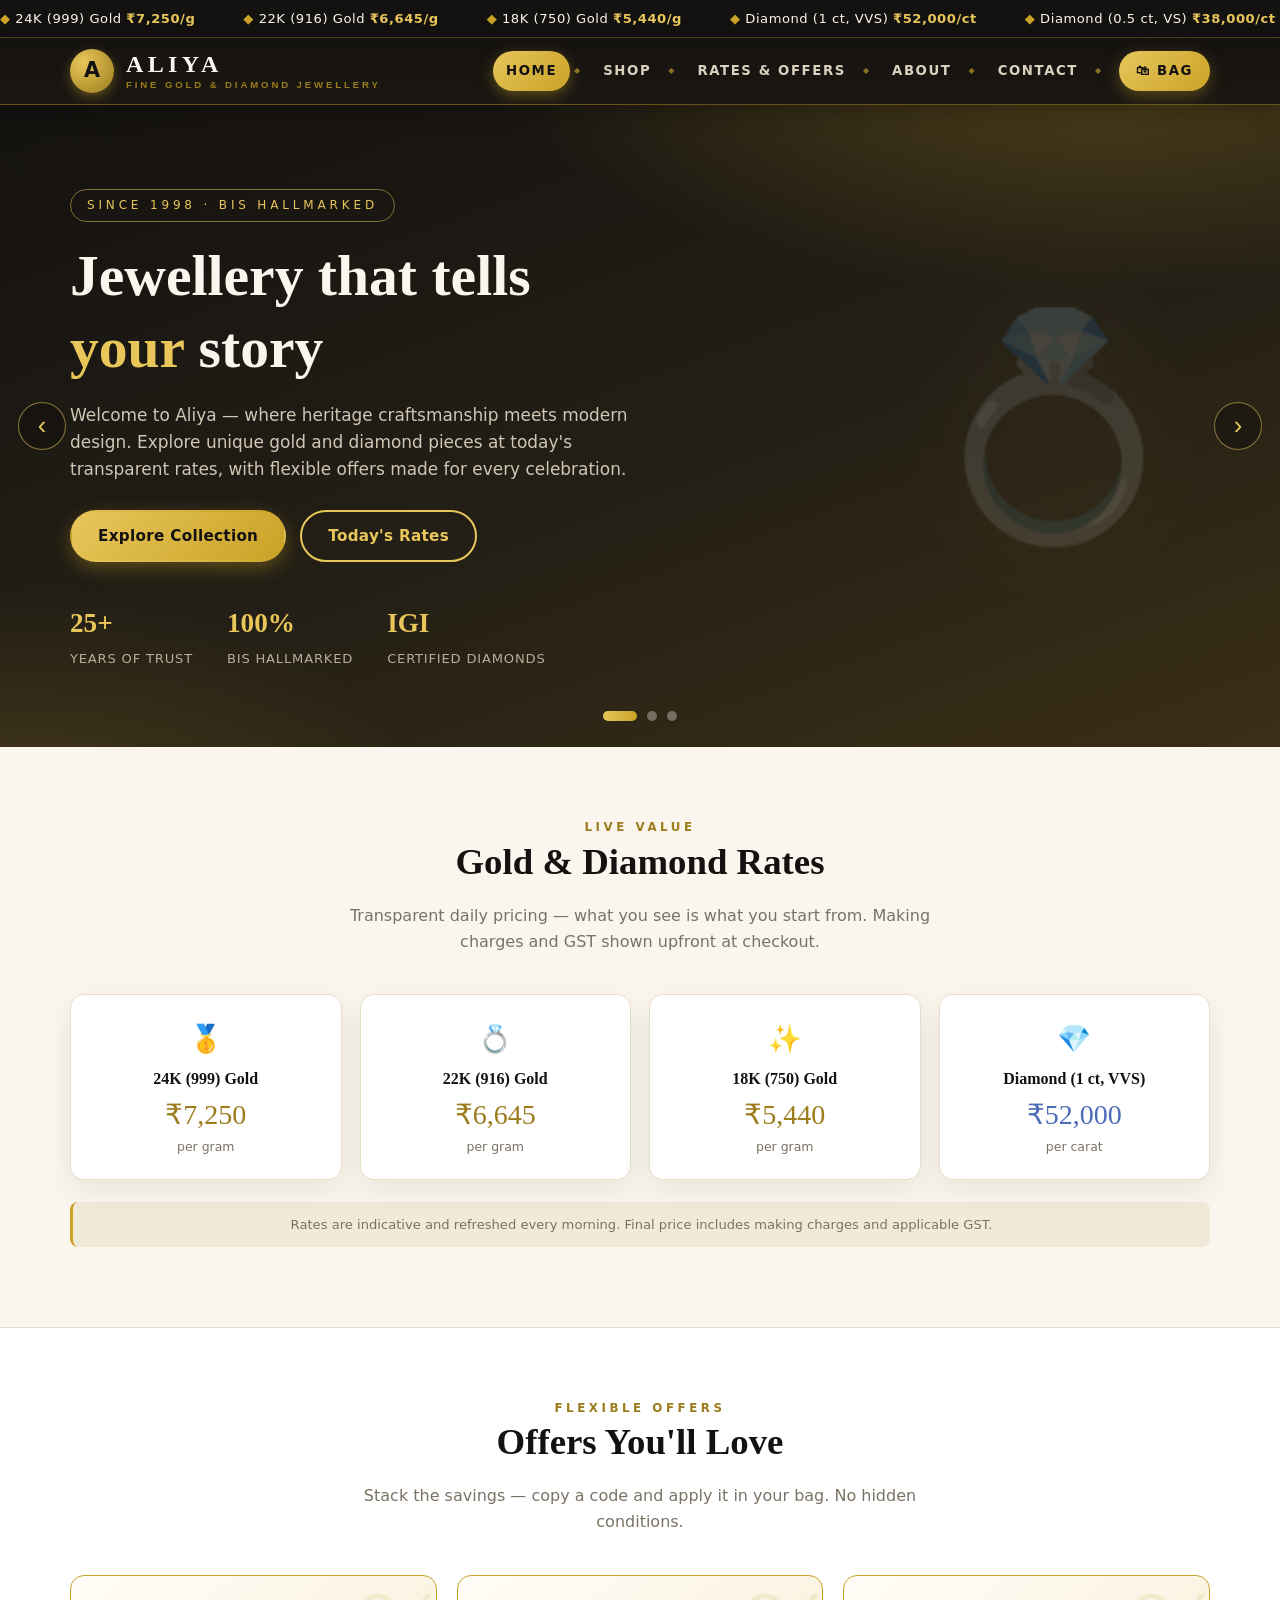
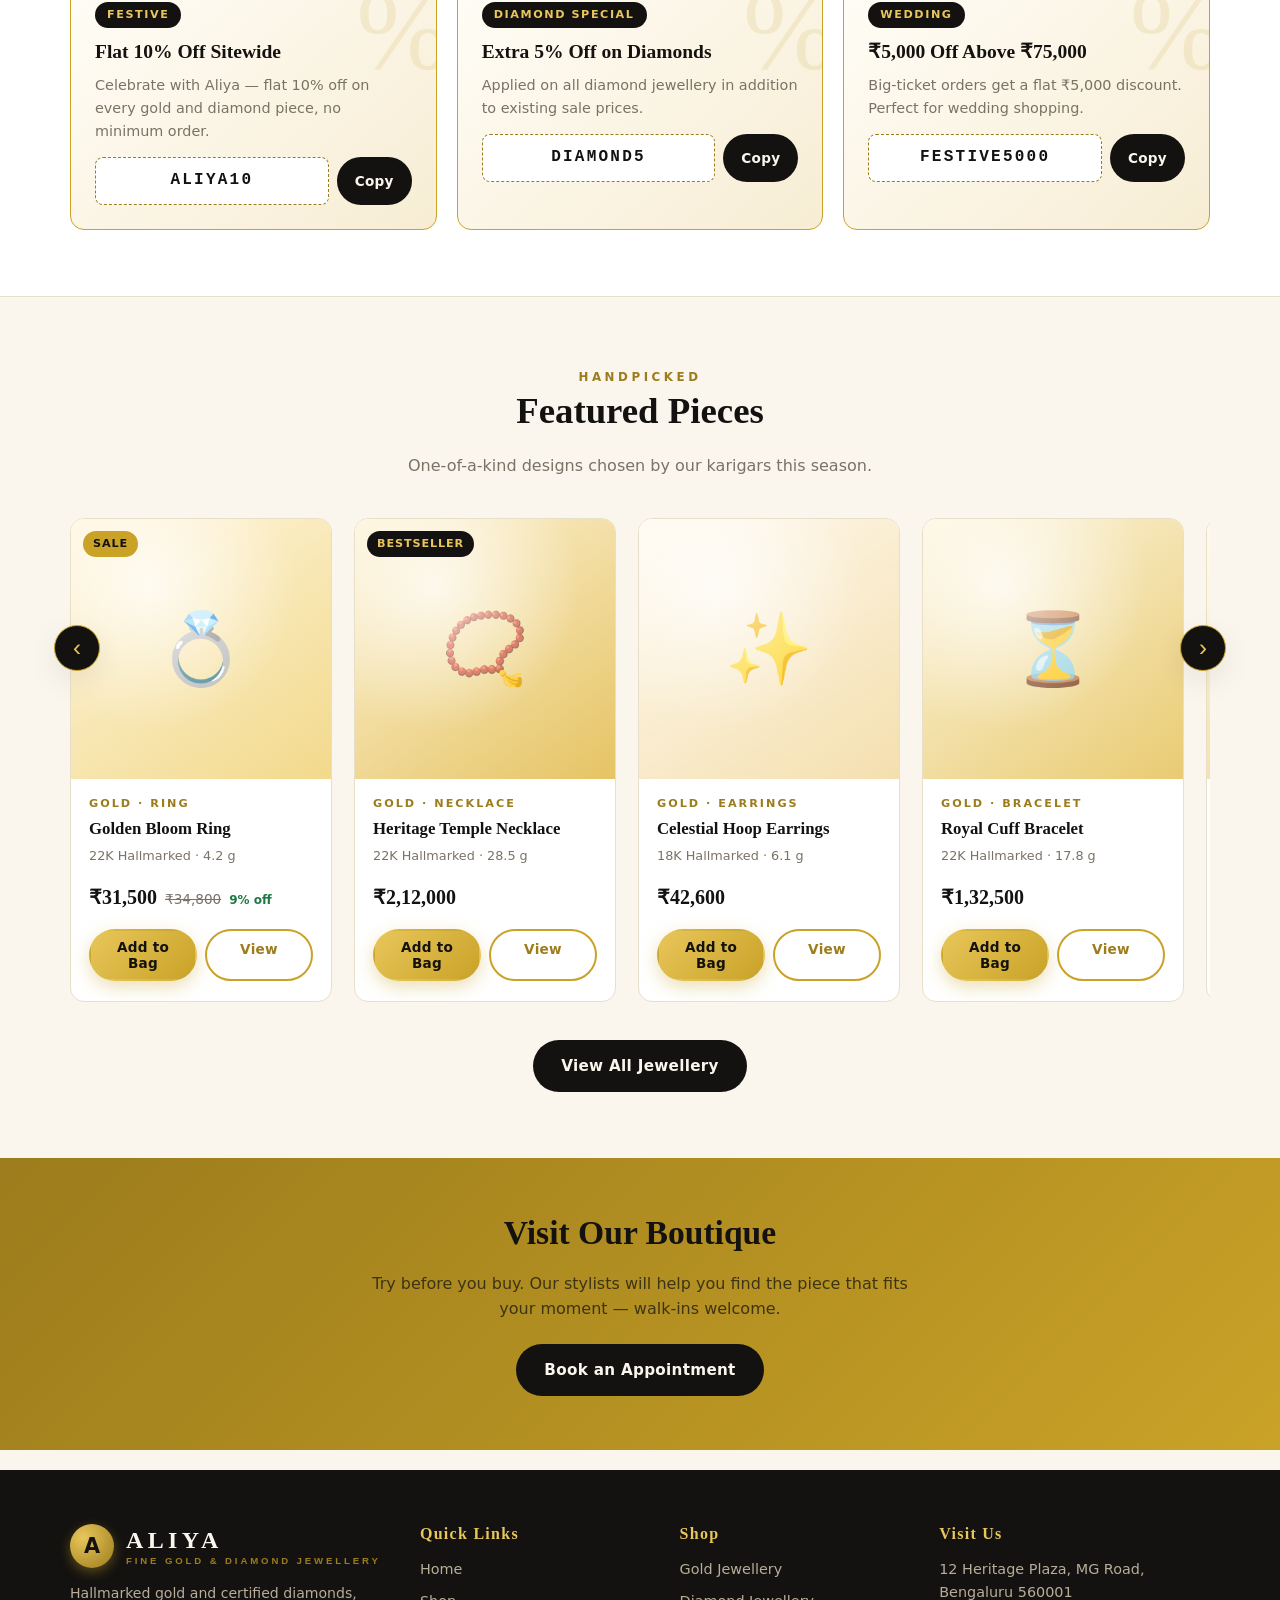
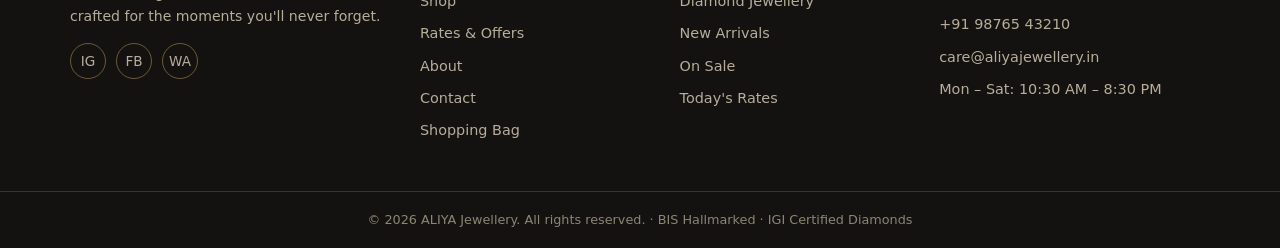
<file: index.html>
<!DOCTYPE html>
<html lang="en">
<head>
  <meta charset="UTF-8" />
  <meta name="viewport" content="width=device-width, initial-scale=1" />
  <title>Aliya — Fine Gold & Diamond Jewellery</title>
  <meta name="description" content="Aliya Jewellery — hallmarked gold and certified diamond jewellery with daily rates and flexible offers." />
  <link rel="stylesheet" href="css/style.css" />
</head>
<body data-page="home">

  <div id="header"></div>

  <!-- HERO CAROUSEL -->
  <section class="hero-carousel" id="heroCarousel" aria-roledescription="carousel" aria-label="Highlights">
    <div class="slides">
      <div class="slide slide-gold active" role="group" aria-label="Slide 1 of 3">
        <div class="container slide-content">
          <span class="eyebrow">Since 1998 · BIS Hallmarked</span>
          <h1>Jewellery that tells <em>your</em> story</h1>
          <p>
            Welcome to Aliya — where heritage craftsmanship meets modern design.
            Explore unique gold and diamond pieces at today's transparent rates,
            with flexible offers made for every celebration.
          </p>
          <div class="hero-actions">
            <a class="btn btn-gold" href="shop.html">Explore Collection</a>
            <a class="btn btn-outline" href="rates.html" style="color:#e8c65a;border-color:#e8c65a">Today's Rates</a>
          </div>
          <div class="hero-stats">
            <div><b>25+</b><span>YEARS OF TRUST</span></div>
            <div><b>100%</b><span>BIS HALLMARKED</span></div>
            <div><b>IGI</b><span>CERTIFIED DIAMONDS</span></div>
          </div>
        </div>
        <span class="slide-art" aria-hidden="true">💍</span>
      </div>

      <div class="slide slide-offer" role="group" aria-label="Slide 2 of 3">
        <div class="container slide-content">
          <span class="eyebrow">Flexible Festive Offers</span>
          <h1>Flat 10% off with code <em>ALIYA10</em></h1>
          <p>
            Stack the savings — coupons work on sale prices too, with no hidden
            conditions. Enjoy 5% extra on all diamonds and ₹5,000 off above ₹75,000.
          </p>
          <div class="hero-actions">
            <a class="btn btn-gold" href="rates.html">View All Offers</a>
            <a class="btn btn-outline" href="shop.html" style="color:#e8c65a;border-color:#e8c65a">Shop Now</a>
          </div>
        </div>
        <span class="slide-art" aria-hidden="true">%</span>
      </div>

      <div class="slide slide-diamond" role="group" aria-label="Slide 3 of 3">
        <div class="container slide-content">
          <span class="eyebrow">IGI Certified · Conflict Free</span>
          <h1>Diamonds that <em>dazzle</em>, rates that never hide</h1>
          <p>
            Every stone is laser-inscribed and independently graded — priced from
            today's transparent per-carat rate, with the certificate in your hand.
          </p>
          <div class="hero-actions">
            <a class="btn btn-gold" href="shop.html?cat=diamond">Shop Diamonds</a>
            <a class="btn btn-outline" href="rates.html" style="color:#a8c4ff;border-color:#a8c4ff">Diamond Rate</a>
          </div>
        </div>
        <span class="slide-art" aria-hidden="true">💎</span>
      </div>
    </div>

    <button class="carousel-btn prev" id="heroPrev" aria-label="Previous slide">‹</button>
    <button class="carousel-btn next" id="heroNext" aria-label="Next slide">›</button>
    <div class="carousel-dots" id="heroDots" role="tablist" aria-label="Slide selectors"></div>
  </section>

  <!-- RATES -->
  <section class="section">
    <div class="container">
      <div class="section-head">
        <span class="kicker">Live Value</span>
        <h2>Gold &amp; Diamond Rates</h2>
        <p>Transparent daily pricing — what you see is what you start from. Making charges and GST shown upfront at checkout.</p>
      </div>
      <div class="rate-grid" id="homeRates"></div>
      <p class="rate-note">Rates are indicative and refreshed every morning. Final price includes making charges and applicable GST.</p>
    </div>
  </section>

  <!-- OFFERS -->
  <section class="section section-alt">
    <div class="container">
      <div class="section-head">
        <span class="kicker">Flexible Offers</span>
        <h2>Offers You'll Love</h2>
        <p>Stack the savings — copy a code and apply it in your bag. No hidden conditions.</p>
      </div>
      <div class="offer-grid" id="homeOffers"></div>
    </div>
  </section>

  <!-- FEATURED -->
  <section class="section">
    <div class="container">
      <div class="section-head">
        <span class="kicker">Handpicked</span>
        <h2>Featured Pieces</h2>
        <p>One-of-a-kind designs chosen by our karigars this season.</p>
      </div>
      <div class="product-carousel">
        <button class="pc-arrow prev" data-scroll="-1" aria-label="Scroll products left">‹</button>
        <div class="pc-viewport">
          <div class="pc-track" id="homeFeatured"></div>
        </div>
        <button class="pc-arrow next" data-scroll="1" aria-label="Scroll products right">›</button>
      </div>
      <div style="text-align:center;margin-top:34px">
        <a class="btn btn-dark" href="shop.html">View All Jewellery</a>
      </div>
    </div>
  </section>

  <!-- CTA -->
  <section class="cta-band">
    <div class="container">
      <h2>Visit Our Boutique</h2>
      <p>Try before you buy. Our stylists will help you find the piece that fits your moment — walk-ins welcome.</p>
      <a class="btn btn-dark" href="contact.html">Book an Appointment</a>
    </div>
  </section>

  <div id="footer"></div>

  <script src="js/data.js"></script>
  <script src="js/main.js"></script>
</body>
</html>
</file>
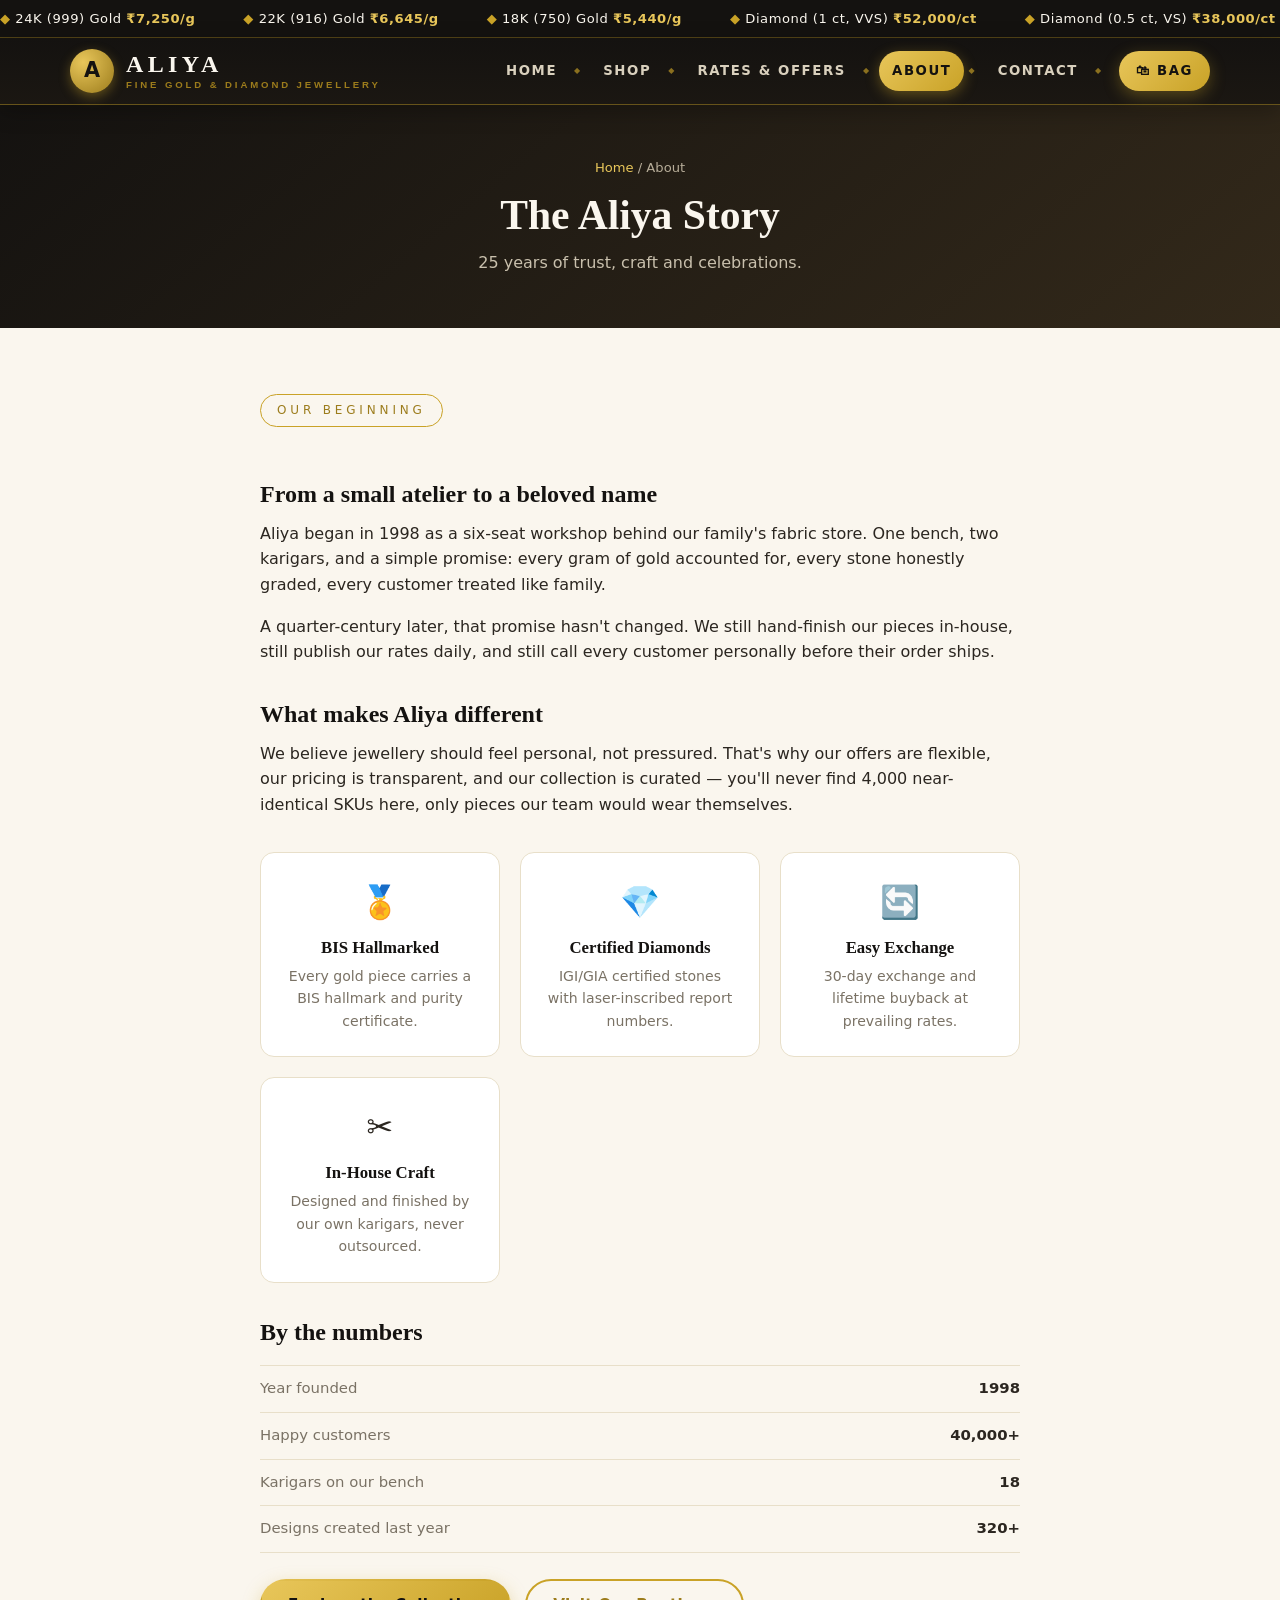
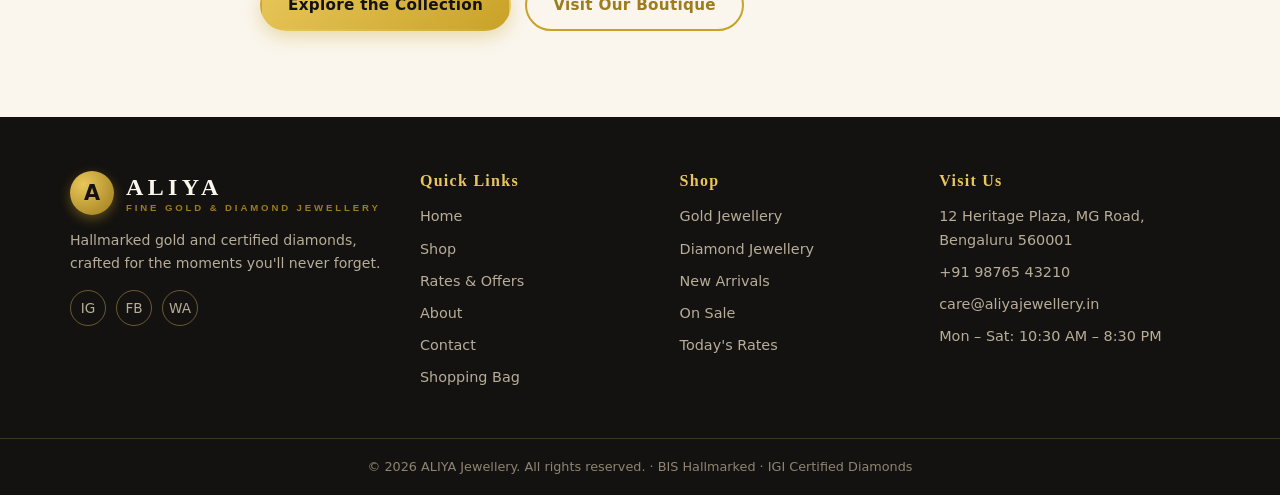
<file: about.html>
<!DOCTYPE html>
<html lang="en">
<head>
  <meta charset="UTF-8" />
  <meta name="viewport" content="width=device-width, initial-scale=1" />
  <title>About — Aliya Jewellery</title>
  <meta name="description" content="The story of Aliya Jewellery — 25 years of hallmarked gold and certified diamonds." />
  <link rel="stylesheet" href="css/style.css" />
</head>
<body data-page="about">

  <div id="header"></div>

  <section class="page-banner">
    <div class="container">
      <div class="crumbs"><a href="index.html">Home</a> / About</div>
      <h1>The Aliya Story</h1>
      <p>25 years of trust, craft and celebrations.</p>
    </div>
  </section>

  <section class="section">
    <div class="container prose">
      <span class="eyebrow" style="color:var(--gold-dark);border-color:var(--gold)">Our Beginning</span>
      <h2>From a small atelier to a beloved name</h2>
      <p>
        Aliya began in 1998 as a six-seat workshop behind our family's fabric store.
        One bench, two karigars, and a simple promise: every gram of gold accounted for,
        every stone honestly graded, every customer treated like family.
      </p>
      <p>
        A quarter-century later, that promise hasn't changed. We still hand-finish our
        pieces in-house, still publish our rates daily, and still call every customer
        personally before their order ships.
      </p>

      <h2>What makes Aliya different</h2>
      <p>
        We believe jewellery should feel personal, not pressured. That's why our offers
        are flexible, our pricing is transparent, and our collection is curated —
        you'll never find 4,000 near-identical SKUs here, only pieces our team would
        wear themselves.
      </p>

      <div class="values-grid">
        <div class="value-card">
          <div class="v-icon">🏅</div>
          <h3>BIS Hallmarked</h3>
          <p>Every gold piece carries a BIS hallmark and purity certificate.</p>
        </div>
        <div class="value-card">
          <div class="v-icon">💎</div>
          <h3>Certified Diamonds</h3>
          <p>IGI/GIA certified stones with laser-inscribed report numbers.</p>
        </div>
        <div class="value-card">
          <div class="v-icon">🔄</div>
          <h3>Easy Exchange</h3>
          <p>30-day exchange and lifetime buyback at prevailing rates.</p>
        </div>
        <div class="value-card">
          <div class="v-icon">✂️</div>
          <h3>In-House Craft</h3>
          <p>Designed and finished by our own karigars, never outsourced.</p>
        </div>
      </div>

      <h2>By the numbers</h2>
      <ul class="spec-list">
        <li><span>Year founded</span><span>1998</span></li>
        <li><span>Happy customers</span><span>40,000+</span></li>
        <li><span>Karigars on our bench</span><span>18</span></li>
        <li><span>Designs created last year</span><span>320+</span></li>
      </ul>

      <div class="hero-actions">
        <a class="btn btn-gold" href="shop.html">Explore the Collection</a>
        <a class="btn btn-outline" href="contact.html">Visit Our Boutique</a>
      </div>
    </div>
  </section>

  <div id="footer"></div>

  <script src="js/data.js"></script>
  <script src="js/main.js"></script>
</body>
</html>
</file>
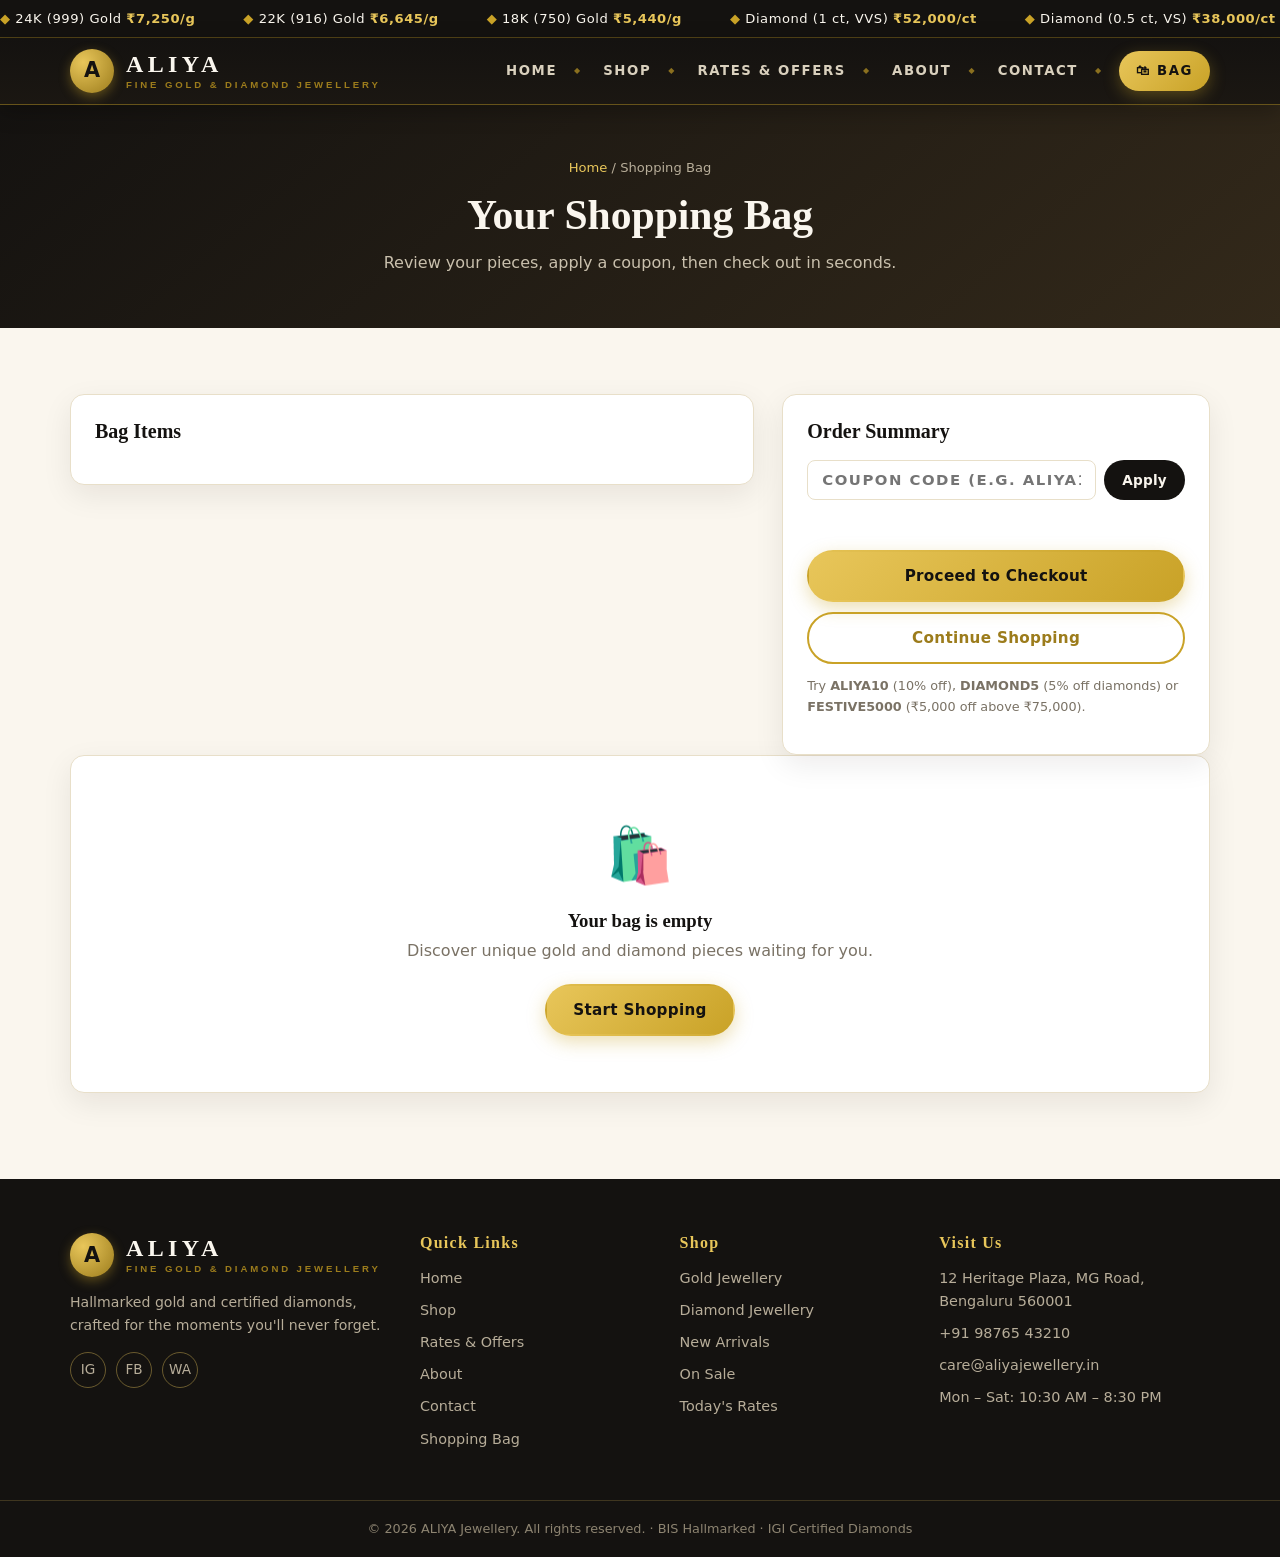
<file: cart.html>
<!DOCTYPE html>
<html lang="en">
<head>
  <meta charset="UTF-8" />
  <meta name="viewport" content="width=device-width, initial-scale=1" />
  <title>Shopping Bag — Aliya Jewellery</title>
  <link rel="stylesheet" href="css/style.css" />
</head>
<body data-page="cart">

  <div id="header"></div>

  <section class="page-banner">
    <div class="container">
      <div class="crumbs"><a href="index.html">Home</a> / Shopping Bag</div>
      <h1>Your Shopping Bag</h1>
      <p>Review your pieces, apply a coupon, then check out in seconds.</p>
    </div>
  </section>

  <section class="section">
    <div class="container">
      <div class="cart-layout" id="cartLayout" hidden>
        <div class="card">
          <h2>Bag Items</h2>
          <div id="cartItems"></div>
        </div>
        <div class="card">
          <h2>Order Summary</h2>
          <div class="coupon-form">
            <input type="text" id="couponInput" placeholder="Coupon code (e.g. ALIYA10)" aria-label="Coupon code" />
            <button class="btn btn-dark btn-sm" id="applyCoupon" type="button">Apply</button>
          </div>
          <p class="p-meta" id="couponMsg" style="min-height:20px"></p>
          <div id="summaryRows"></div>
          <a class="btn btn-gold btn-block" href="checkout.html" style="margin-top:16px">Proceed to Checkout</a>
          <a class="btn btn-outline btn-block" href="shop.html" style="margin-top:10px">Continue Shopping</a>
          <p class="form-note">Try <b>ALIYA10</b> (10% off), <b>DIAMOND5</b> (5% off diamonds) or <b>FESTIVE5000</b> (₹5,000 off above ₹75,000).</p>
        </div>
      </div>

      <div class="empty-state card" id="cartEmpty" hidden>
        <div class="big">🛍️</div>
        <h3>Your bag is empty</h3>
        <p>Discover unique gold and diamond pieces waiting for you.</p>
        <a class="btn btn-gold" href="shop.html">Start Shopping</a>
      </div>
    </div>
  </section>

  <div id="footer"></div>

  <script src="js/data.js"></script>
  <script src="js/main.js"></script>
  <script src="js/cart.js"></script>
</body>
</html>
</file>
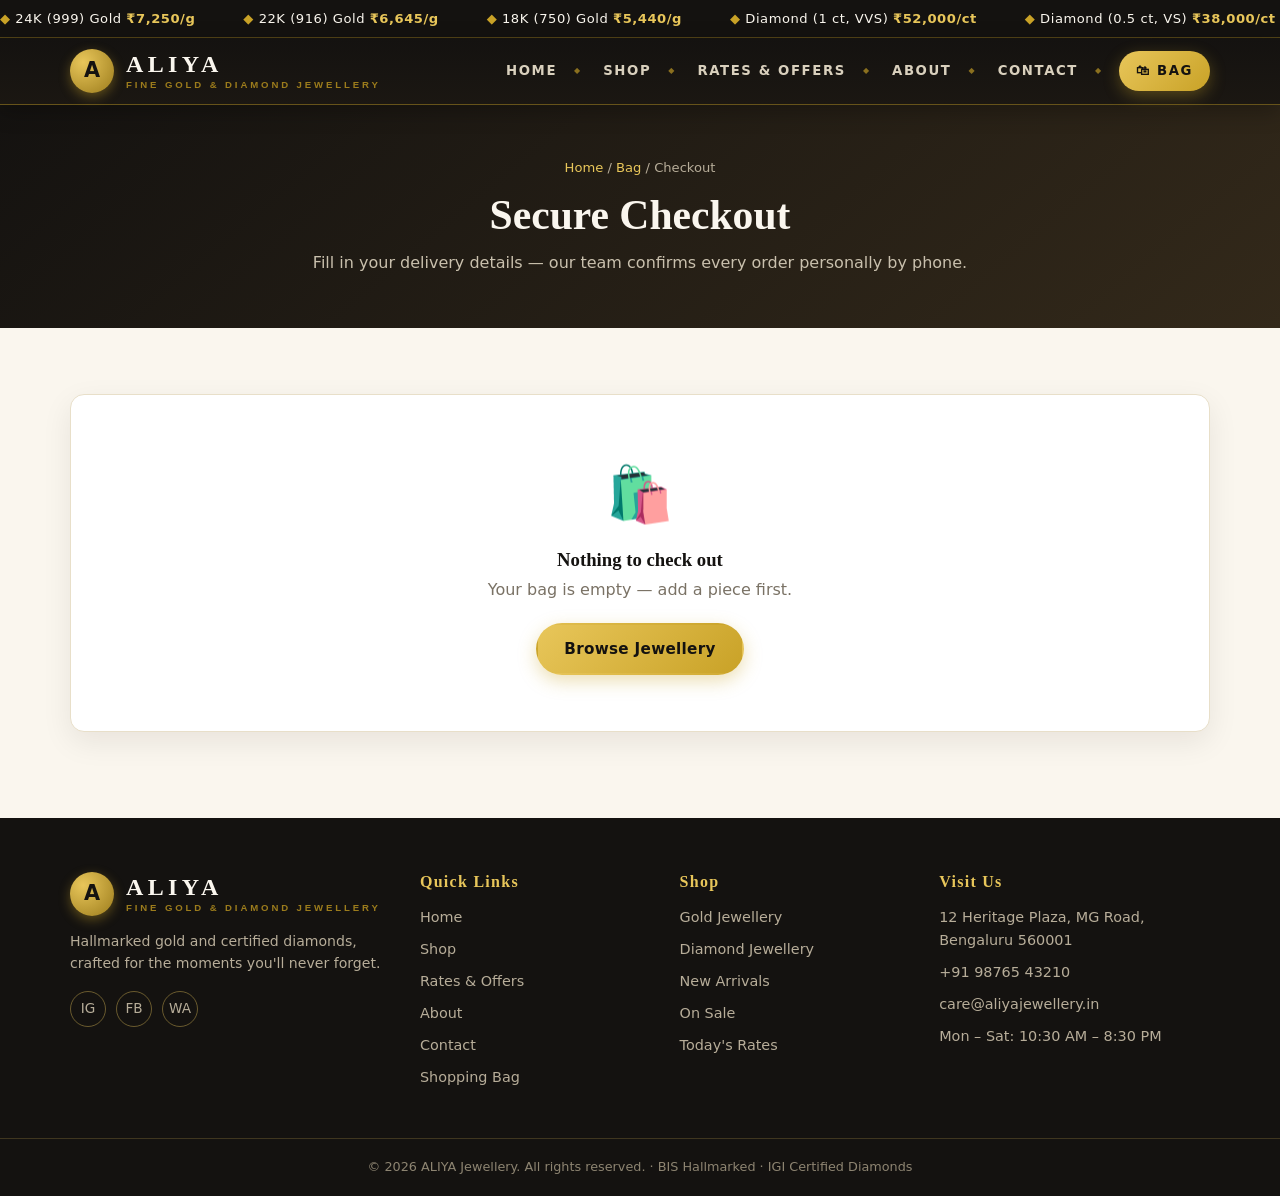
<file: checkout.html>
<!DOCTYPE html>
<html lang="en">
<head>
  <meta charset="UTF-8" />
  <meta name="viewport" content="width=device-width, initial-scale=1" />
  <title>Checkout — Aliya Jewellery</title>
  <link rel="stylesheet" href="css/style.css" />
</head>
<body data-page="checkout">

  <div id="header"></div>

  <section class="page-banner">
    <div class="container">
      <div class="crumbs"><a href="index.html">Home</a> / <a href="cart.html">Bag</a> / Checkout</div>
      <h1>Secure Checkout</h1>
      <p>Fill in your delivery details — our team confirms every order personally by phone.</p>
    </div>
  </section>

  <section class="section">
    <div class="container">
      <!-- FORM -->
      <form class="checkout-layout" id="checkoutForm" novalidate>
        <div class="card">
          <h2>Delivery Details</h2>
          <div class="form-grid">
            <div class="field">
              <label for="fname">Full Name <span class="req">*</span></label>
              <input type="text" id="fname" name="fname" placeholder="Your name" required />
            </div>
            <div class="field">
              <label for="phone">Phone <span class="req">*</span></label>
              <input type="tel" id="phone" name="phone" placeholder="10-digit mobile number" required />
            </div>
            <div class="field full">
              <label for="email">Email</label>
              <input type="email" id="email" name="email" placeholder="you@example.com" />
            </div>
            <div class="field full">
              <label for="address">Address <span class="req">*</span></label>
              <textarea id="address" name="address" rows="3" placeholder="House / street / landmark" required></textarea>
            </div>
            <div class="field">
              <label for="city">City <span class="req">*</span></label>
              <input type="text" id="city" name="city" placeholder="City" required />
            </div>
            <div class="field">
              <label for="pin">PIN Code <span class="req">*</span></label>
              <input type="text" id="pin" name="pin" placeholder="6-digit PIN" required />
            </div>
            <div class="field full">
              <label for="notes">Order Notes</label>
              <input type="text" id="notes" name="notes" placeholder="Gift wrap, preferred delivery time…" />
            </div>
          </div>
          <p class="form-note">🔒 This is a demo checkout — no real payment is collected. A stylist will call you to confirm the order.</p>
        </div>

        <div class="card">
          <h2>Your Order</h2>
          <div id="checkoutItems"></div>
          <div id="checkoutSummary"></div>
          <button class="btn btn-gold btn-block" type="submit" style="margin-top:16px">Place Order</button>
          <a class="btn btn-outline btn-block" href="cart.html" style="margin-top:10px">Back to Bag</a>
        </div>
      </form>

      <!-- SUCCESS -->
      <div class="card order-success" id="orderSuccess" hidden>
        <div class="tick">✓</div>
        <h2>Thank you! Your order is confirmed.</h2>
        <p id="successMsg"></p>
        <div class="order-id" id="orderId"></div>
        <p class="form-note" id="successSummary"></p>
        <div class="hero-actions" style="justify-content:center">
          <a class="btn btn-gold" href="shop.html">Continue Shopping</a>
          <a class="btn btn-outline" href="index.html">Back to Home</a>
        </div>
      </div>
    </div>
  </section>

  <div id="footer"></div>

  <script src="js/data.js"></script>
  <script src="js/main.js"></script>
  <script src="js/checkout.js"></script>
</body>
</html>
</file>
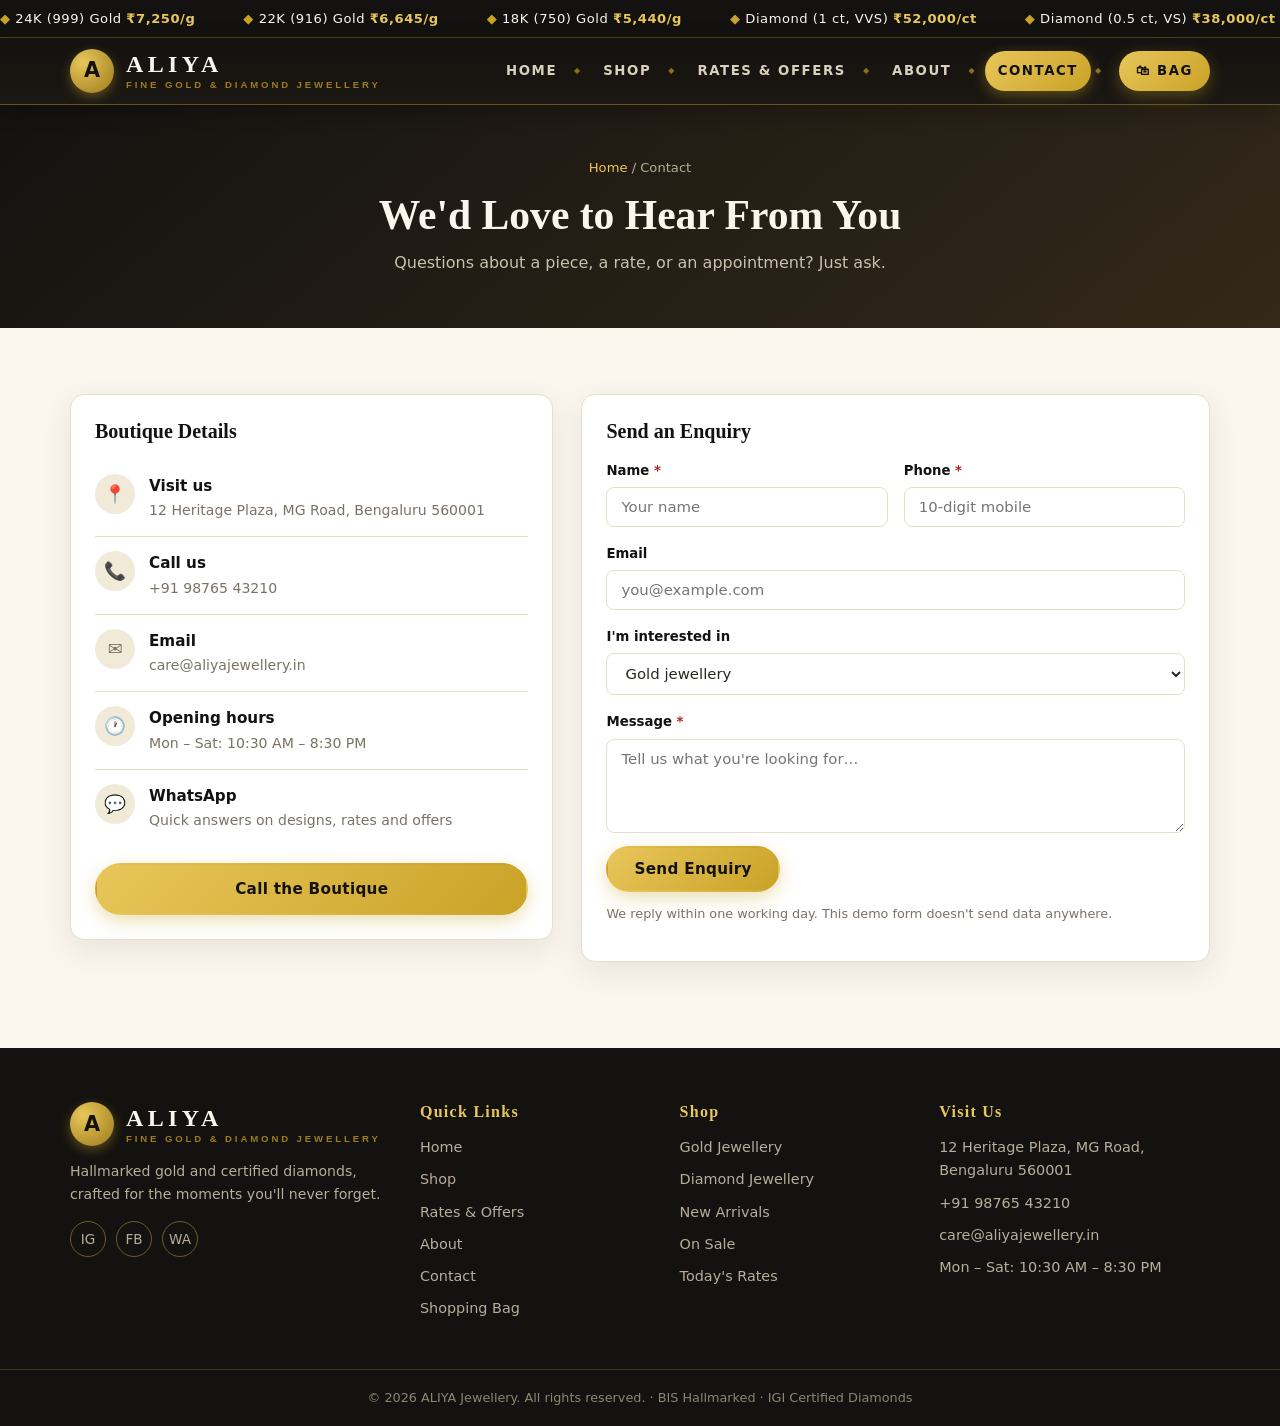
<file: contact.html>
<!DOCTYPE html>
<html lang="en">
<head>
  <meta charset="UTF-8" />
  <meta name="viewport" content="width=device-width, initial-scale=1" />
  <title>Contact — Aliya Jewellery</title>
  <meta name="description" content="Visit or contact Aliya Jewellery — boutique address, phone, email and enquiry form." />
  <link rel="stylesheet" href="css/style.css" />
</head>
<body data-page="contact">

  <div id="header"></div>

  <section class="page-banner">
    <div class="container">
      <div class="crumbs"><a href="index.html">Home</a> / Contact</div>
      <h1>We'd Love to Hear From You</h1>
      <p>Questions about a piece, a rate, or an appointment? Just ask.</p>
    </div>
  </section>

  <section class="section">
    <div class="container contact-layout">
      <div class="card">
        <h2>Boutique Details</h2>
        <ul class="info-list">
          <li>
            <span class="ic">📍</span>
            <div><b>Visit us</b><span id="cAddress"></span></div>
          </li>
          <li>
            <span class="ic">📞</span>
            <div><b>Call us</b><span id="cPhone"></span></div>
          </li>
          <li>
            <span class="ic">✉️</span>
            <div><b>Email</b><span id="cEmail"></span></div>
          </li>
          <li>
            <span class="ic">🕐</span>
            <div><b>Opening hours</b><span id="cHours"></span></div>
          </li>
          <li>
            <span class="ic">💬</span>
            <div><b>WhatsApp</b><span>Quick answers on designs, rates and offers</span></div>
          </li>
        </ul>
        <a class="btn btn-gold btn-block" id="callBtn" href="#" style="margin-top:16px">Call the Boutique</a>
      </div>

      <div class="card">
        <h2>Send an Enquiry</h2>
        <form id="contactForm" novalidate>
          <div class="form-grid">
            <div class="field">
              <label for="cName">Name <span class="req">*</span></label>
              <input type="text" id="cName" placeholder="Your name" required />
            </div>
            <div class="field">
              <label for="cPhoneIn">Phone <span class="req">*</span></label>
              <input type="tel" id="cPhoneIn" placeholder="10-digit mobile" required />
            </div>
            <div class="field full">
              <label for="cEmailIn">Email</label>
              <input type="email" id="cEmailIn" placeholder="you@example.com" />
            </div>
            <div class="field full">
              <label for="cSubject">I'm interested in</label>
              <select id="cSubject">
                <option>Gold jewellery</option>
                <option>Diamond jewellery</option>
                <option>Custom / bespoke design</option>
                <option>Today's rates</option>
                <option>Exchange or buyback</option>
                <option>Appointment booking</option>
              </select>
            </div>
            <div class="field full">
              <label for="cMsg">Message <span class="req">*</span></label>
              <textarea id="cMsg" rows="4" placeholder="Tell us what you're looking for…" required></textarea>
            </div>
          </div>
          <button class="btn btn-gold" type="submit" style="margin-top:6px">Send Enquiry</button>
          <p class="form-note">We reply within one working day. This demo form doesn't send data anywhere.</p>
        </form>
        <div id="contactDone" hidden class="empty-state">
          <div class="big">💌</div>
          <h3>Enquiry received!</h3>
          <p>Thank you — a stylist will get back to you shortly.</p>
          <a class="btn btn-outline" href="shop.html">Browse Jewellery</a>
        </div>
      </div>
    </div>
  </section>

  <div id="footer"></div>

  <script src="js/data.js"></script>
  <script src="js/main.js"></script>
  <script>
    document.addEventListener("DOMContentLoaded", function () {
      document.getElementById("cAddress").textContent = SITE.address;
      document.getElementById("cPhone").textContent = SITE.phone;
      document.getElementById("cEmail").textContent = SITE.email;
      document.getElementById("cHours").textContent = SITE.hours;
      document.getElementById("callBtn").href = "tel:" + SITE.phone.replace(/\s/g, "");

      document.getElementById("contactForm").addEventListener("submit", function (e) {
        e.preventDefault();
        var name = document.getElementById("cName").value.trim();
        var phone = document.getElementById("cPhoneIn").value.trim();
        var msg = document.getElementById("cMsg").value.trim();

        if (name.length < 2 || !/^[6-9]\d{9}$/.test(phone) || msg.length < 5) {
          showToast("Please fill name, valid mobile and message");
          return;
        }

        this.hidden = true;
        document.getElementById("contactDone").hidden = false;
        showToast("Enquiry sent ✓");
      });
    });
  </script>
</body>
</html>
</file>
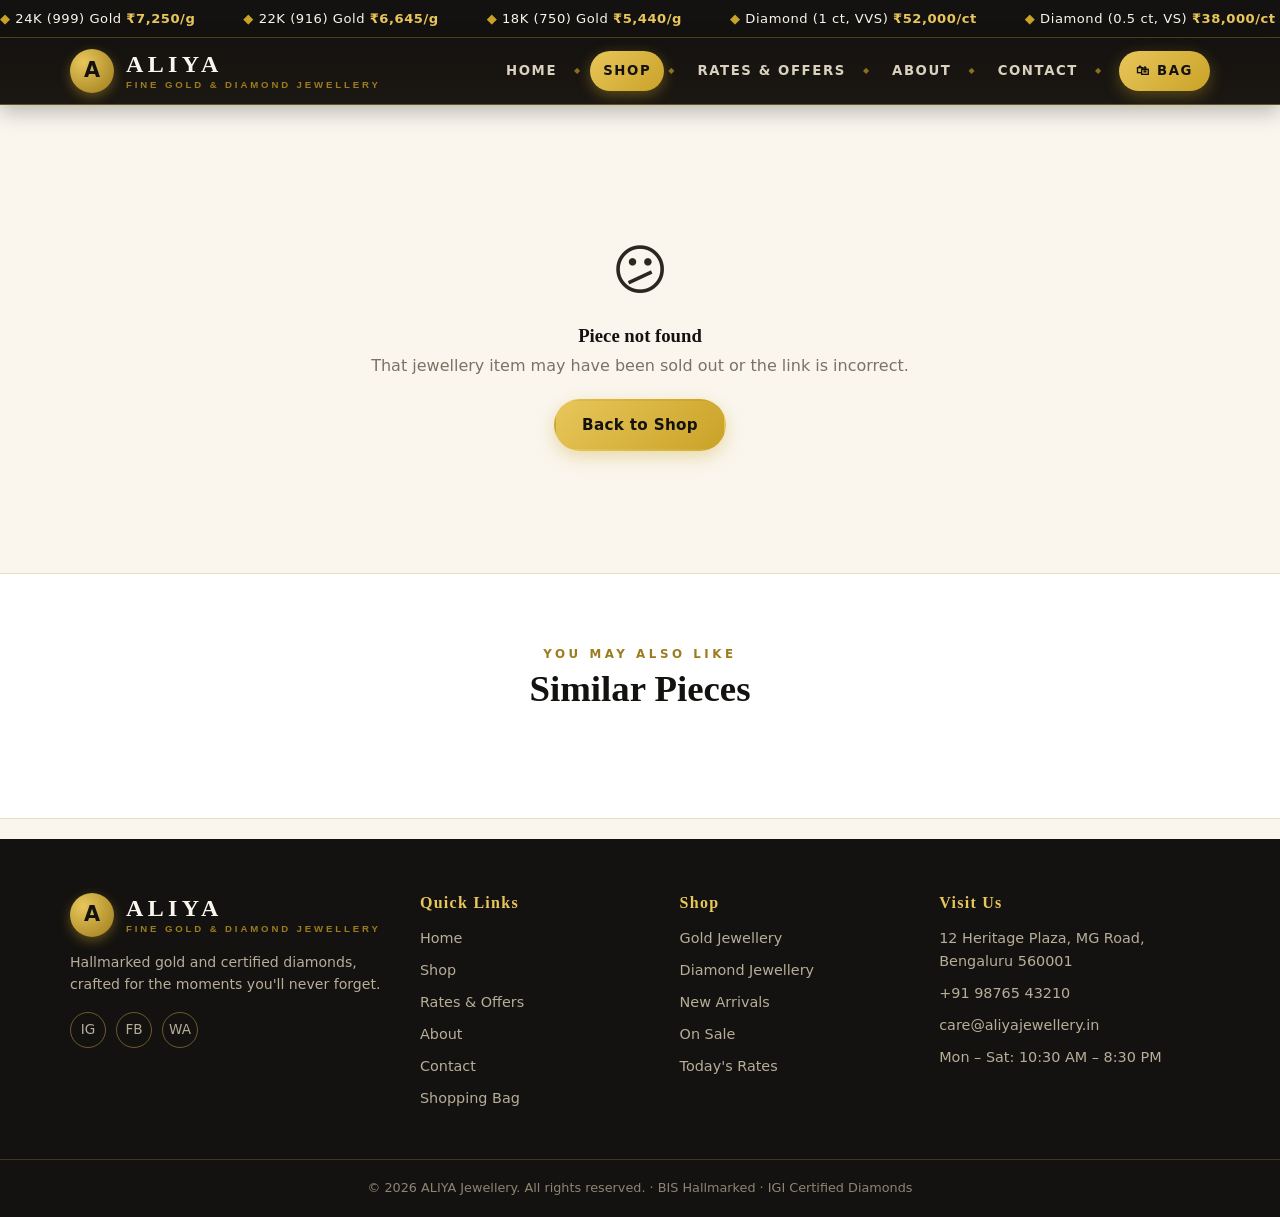
<file: product.html>
<!DOCTYPE html>
<html lang="en">
<head>
  <meta charset="UTF-8" />
  <meta name="viewport" content="width=device-width, initial-scale=1" />
  <title>Product — Aliya Jewellery</title>
  <link rel="stylesheet" href="css/style.css" />
</head>
<body data-page="shop">

  <div id="header"></div>

  <section class="section">
    <div class="container" id="productRoot">
      <div class="empty-state">
        <div class="big">⏳</div>
        <h3>Loading piece…</h3>
      </div>
    </div>
  </section>

  <section class="section section-alt">
    <div class="container">
      <div class="section-head">
        <span class="kicker">You may also like</span>
        <h2>Similar Pieces</h2>
      </div>
      <div class="product-grid" id="relatedGrid"></div>
    </div>
  </section>

  <div id="footer"></div>

  <script src="js/data.js"></script>
  <script src="js/main.js"></script>
  <script src="js/product.js"></script>
</body>
</html>
</file>
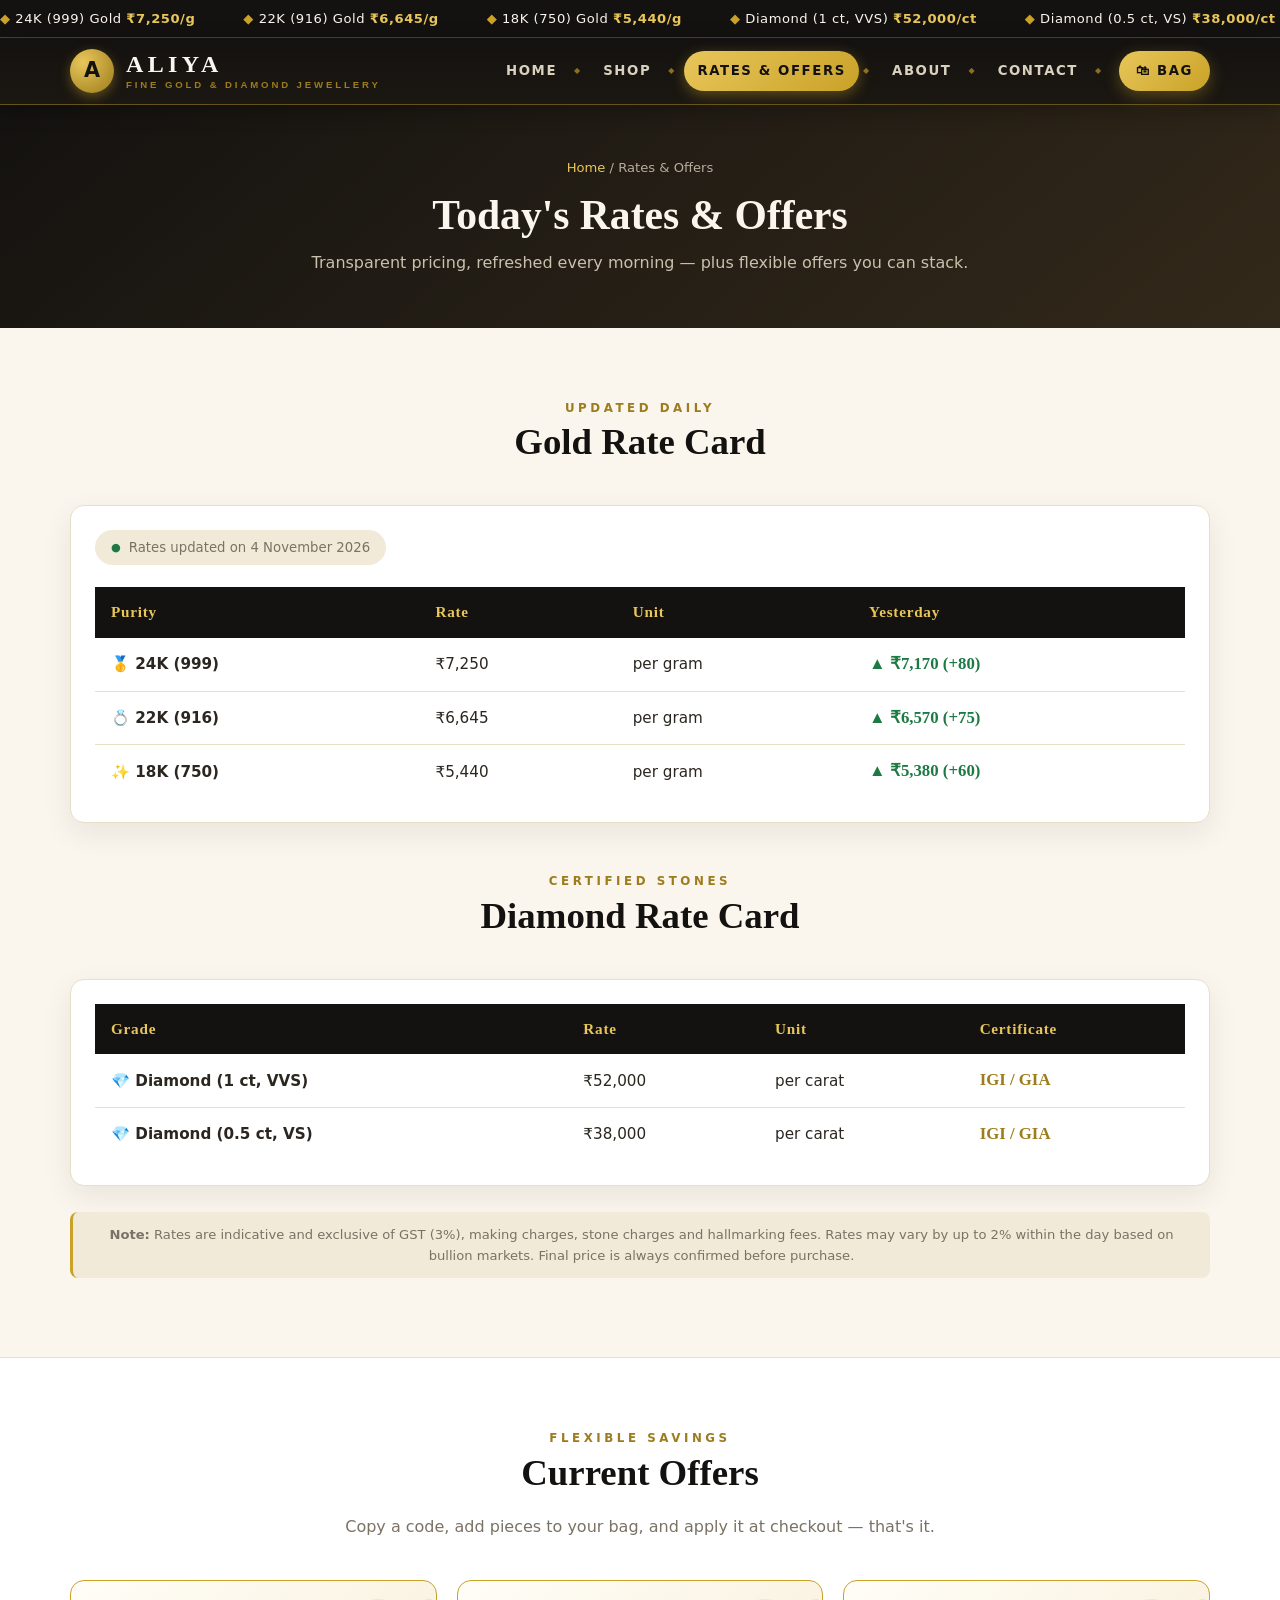
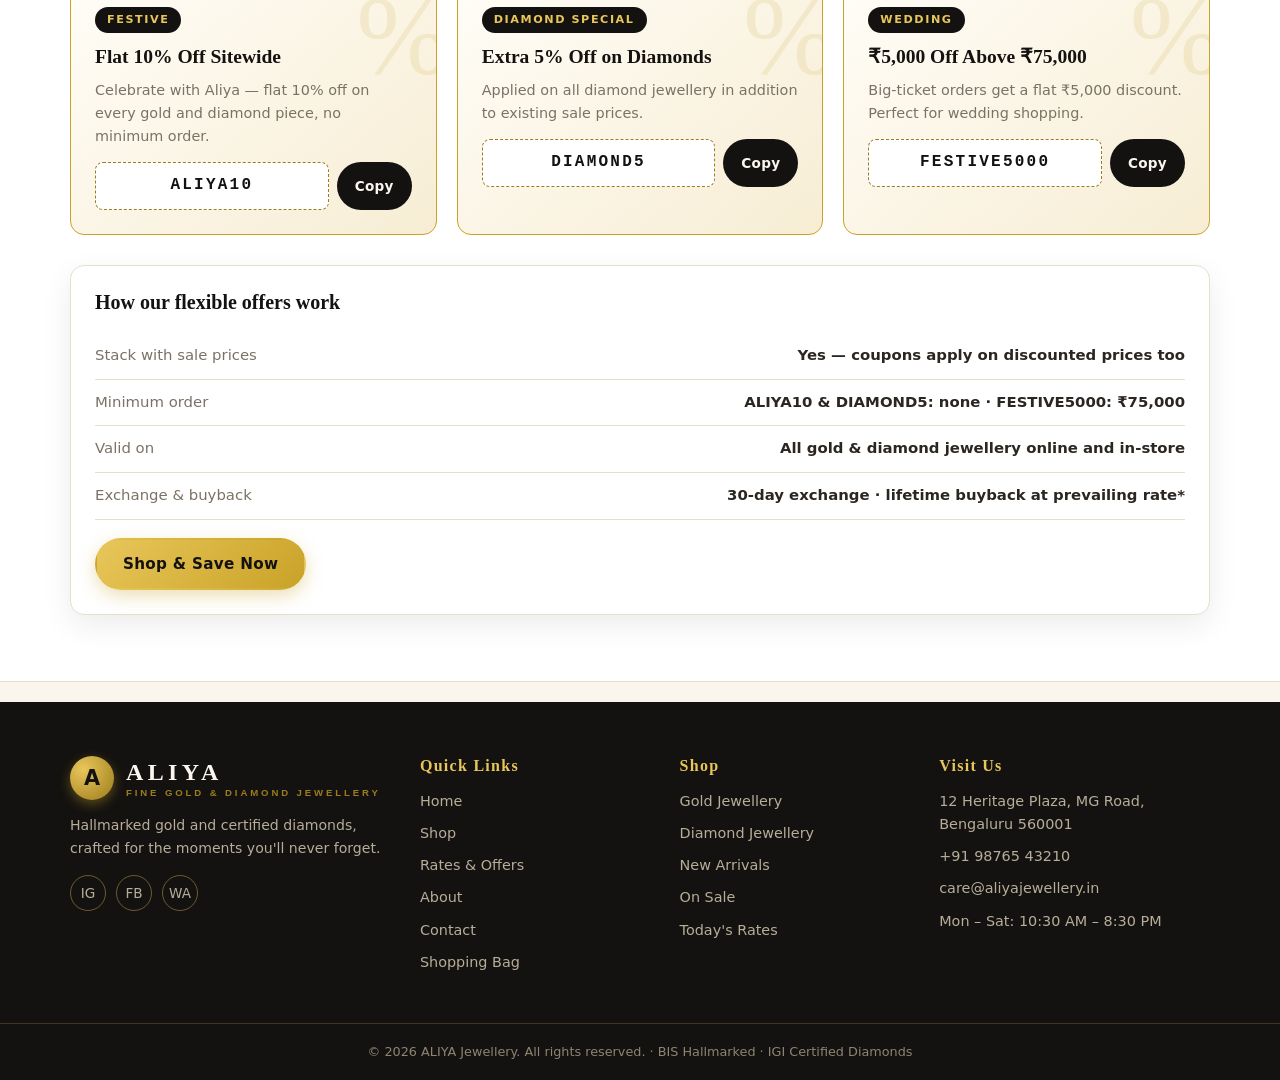
<file: rates.html>
<!DOCTYPE html>
<html lang="en">
<head>
  <meta charset="UTF-8" />
  <meta name="viewport" content="width=device-width, initial-scale=1" />
  <title>Rates & Offers — Aliya Jewellery</title>
  <meta name="description" content="Today's gold and diamond rates plus flexible offers at Aliya Jewellery." />
  <link rel="stylesheet" href="css/style.css" />
</head>
<body data-page="rates">

  <div id="header"></div>

  <section class="page-banner">
    <div class="container">
      <div class="crumbs"><a href="index.html">Home</a> / Rates &amp; Offers</div>
      <h1>Today's Rates &amp; Offers</h1>
      <p>Transparent pricing, refreshed every morning — plus flexible offers you can stack.</p>
    </div>
  </section>

  <!-- RATES -->
  <section class="section">
    <div class="container">
      <div class="section-head">
        <span class="kicker">Updated Daily</span>
        <h2>Gold Rate Card</h2>
      </div>

      <div class="card" style="margin-bottom:26px">
        <div class="rate-updated" id="rateUpdated"></div>
        <table class="rates-table">
          <thead>
            <tr><th>Purity</th><th>Rate</th><th>Unit</th><th>Yesterday</th></tr>
          </thead>
          <tbody id="goldRows"></tbody>
        </table>
      </div>

      <div class="section-head" style="margin-top:44px">
        <span class="kicker">Certified Stones</span>
        <h2>Diamond Rate Card</h2>
      </div>

      <div class="card" style="margin-bottom:26px">
        <table class="rates-table">
          <thead>
            <tr><th>Grade</th><th>Rate</th><th>Unit</th><th>Certificate</th></tr>
          </thead>
          <tbody id="diamondRows"></tbody>
        </table>
      </div>

      <p class="rate-note">
        <b>Note:</b> Rates are indicative and exclusive of GST (3%), making charges, stone charges and hallmarking fees.
        Rates may vary by up to 2% within the day based on bullion markets. Final price is always confirmed before purchase.
      </p>
    </div>
  </section>

  <!-- OFFERS -->
  <section class="section section-alt">
    <div class="container">
      <div class="section-head">
        <span class="kicker">Flexible Savings</span>
        <h2>Current Offers</h2>
        <p>Copy a code, add pieces to your bag, and apply it at checkout — that's it.</p>
      </div>
      <div class="offer-grid" id="offersGrid"></div>

      <div class="card" style="margin-top:30px">
        <h2>How our flexible offers work</h2>
        <ul class="spec-list" style="border-top:none">
          <li><span>Stack with sale prices</span><span>Yes — coupons apply on discounted prices too</span></li>
          <li><span>Minimum order</span><span>ALIYA10 &amp; DIAMOND5: none · FESTIVE5000: ₹75,000</span></li>
          <li><span>Valid on</span><span>All gold &amp; diamond jewellery online and in-store</span></li>
          <li><span>Exchange &amp; buyback</span><span>30-day exchange · lifetime buyback at prevailing rate*</span></li>
        </ul>
        <a class="btn btn-gold" href="shop.html">Shop &amp; Save Now</a>
      </div>
    </div>
  </section>

  <div id="footer"></div>

  <script src="js/data.js"></script>
  <script src="js/main.js"></script>
  <script>
    document.addEventListener("DOMContentLoaded", function () {
      document.getElementById("rateUpdated").textContent = "Rates updated on " + RATES.updated;

      document.getElementById("goldRows").innerHTML = RATES.gold.map(function (g, i) {
        var yesterday = g.perGram - [80, 75, 60][i];
        var change = g.perGram - yesterday;
        return "<tr><td><b>" + g.icon + " " + g.purity + "</b></td><td>" + formatINR(g.perGram) +
          "</td><td>per gram</td><td style='color:var(--success)'>▲ " + formatINR(yesterday) + " (+" + change + ")</td></tr>";
      }).join("");

      document.getElementById("diamondRows").innerHTML = RATES.diamond.map(function (d) {
        return "<tr><td><b>" + d.icon + " " + d.purity + "</b></td><td>" + formatINR(d.perCarat) +
          "</td><td>per carat</td><td>IGI / GIA</td></tr>";
      }).join("");

      document.getElementById("offersGrid").innerHTML = OFFERS.map(function (o) {
        return '<div class="offer-card"><span class="offer-tag">' + o.tag + "</span><h3>" + o.title +
          '</h3><p>' + o.text + '</p><div class="code-box"><code>' + o.code +
          '</code><button class="btn btn-dark btn-sm" data-copy="' + o.code + '">Copy</button></div></div>';
      }).join("");

      document.querySelectorAll("[data-copy]").forEach(function (b) {
        b.addEventListener("click", function () {
          if (navigator.clipboard) navigator.clipboard.writeText(b.dataset.copy);
          showToast("Code " + b.dataset.copy + " copied");
        });
      });
    });
  </script>
</body>
</html>
</file>
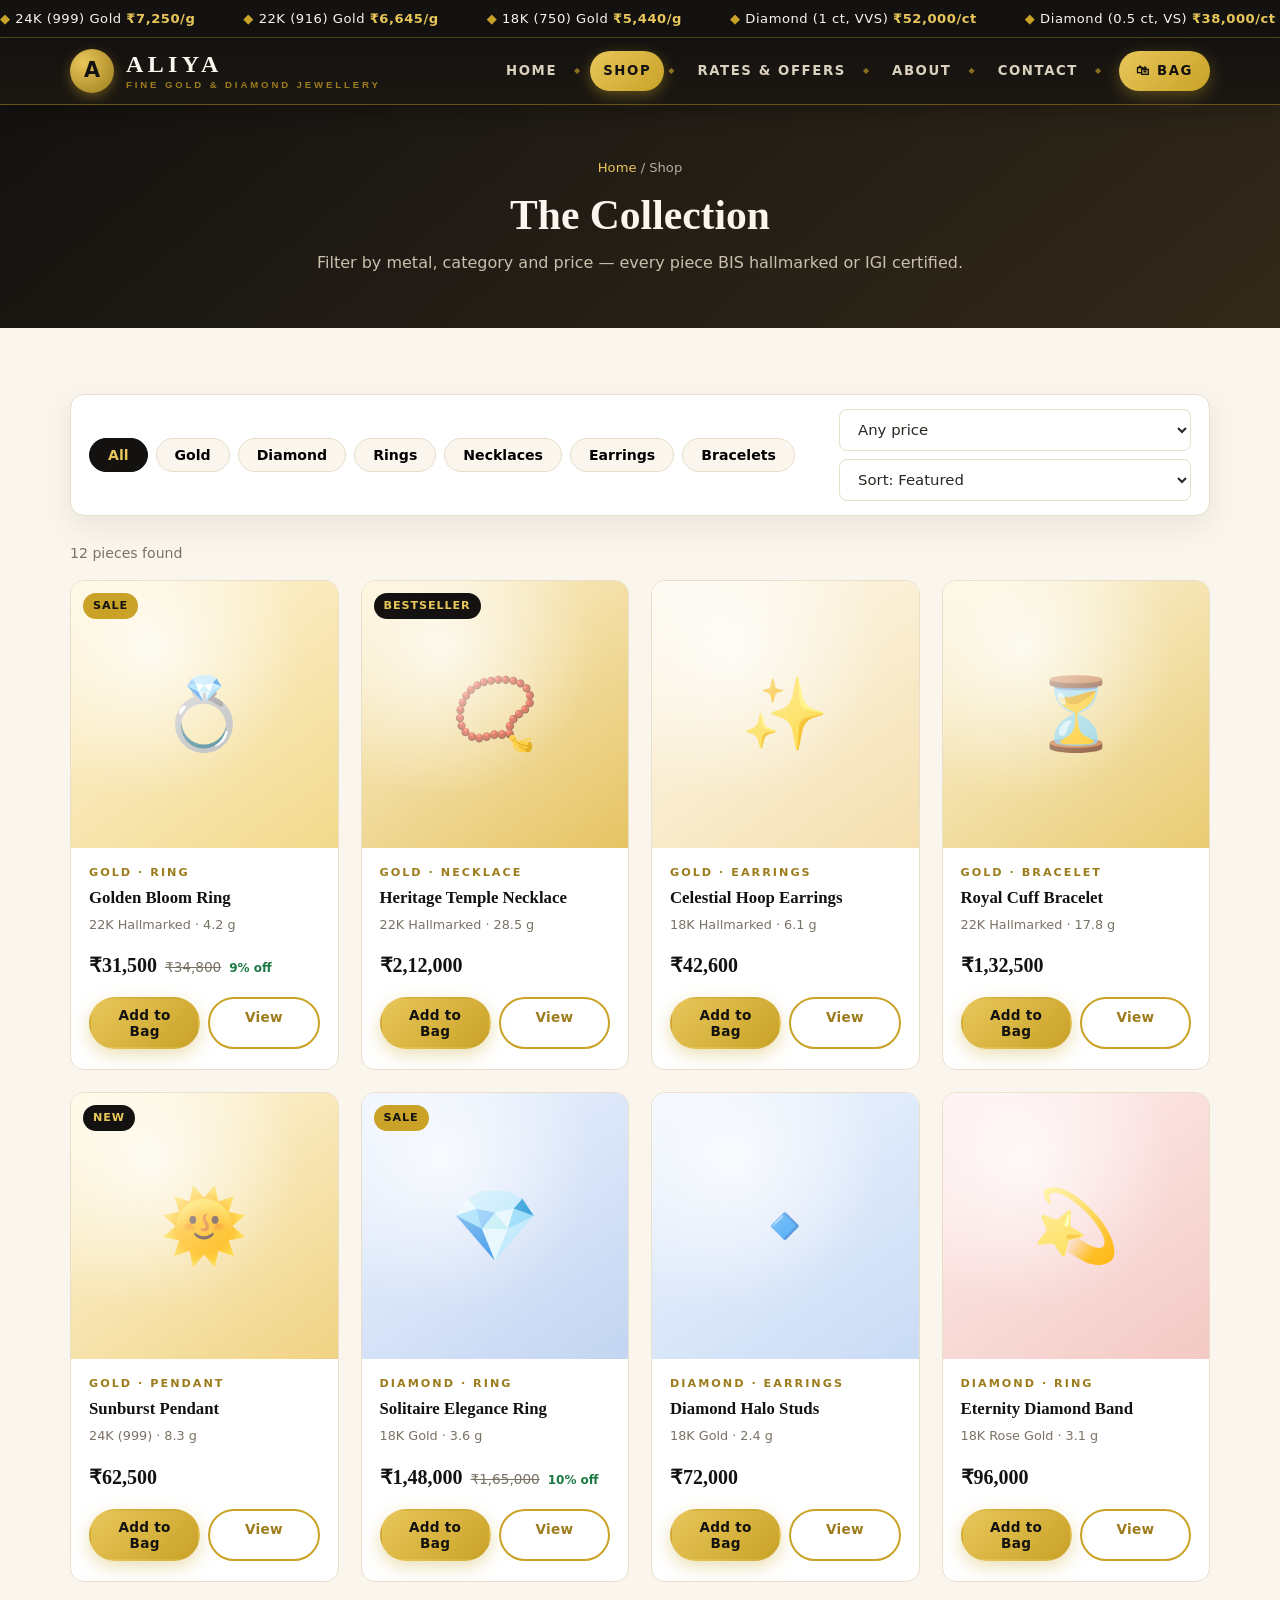
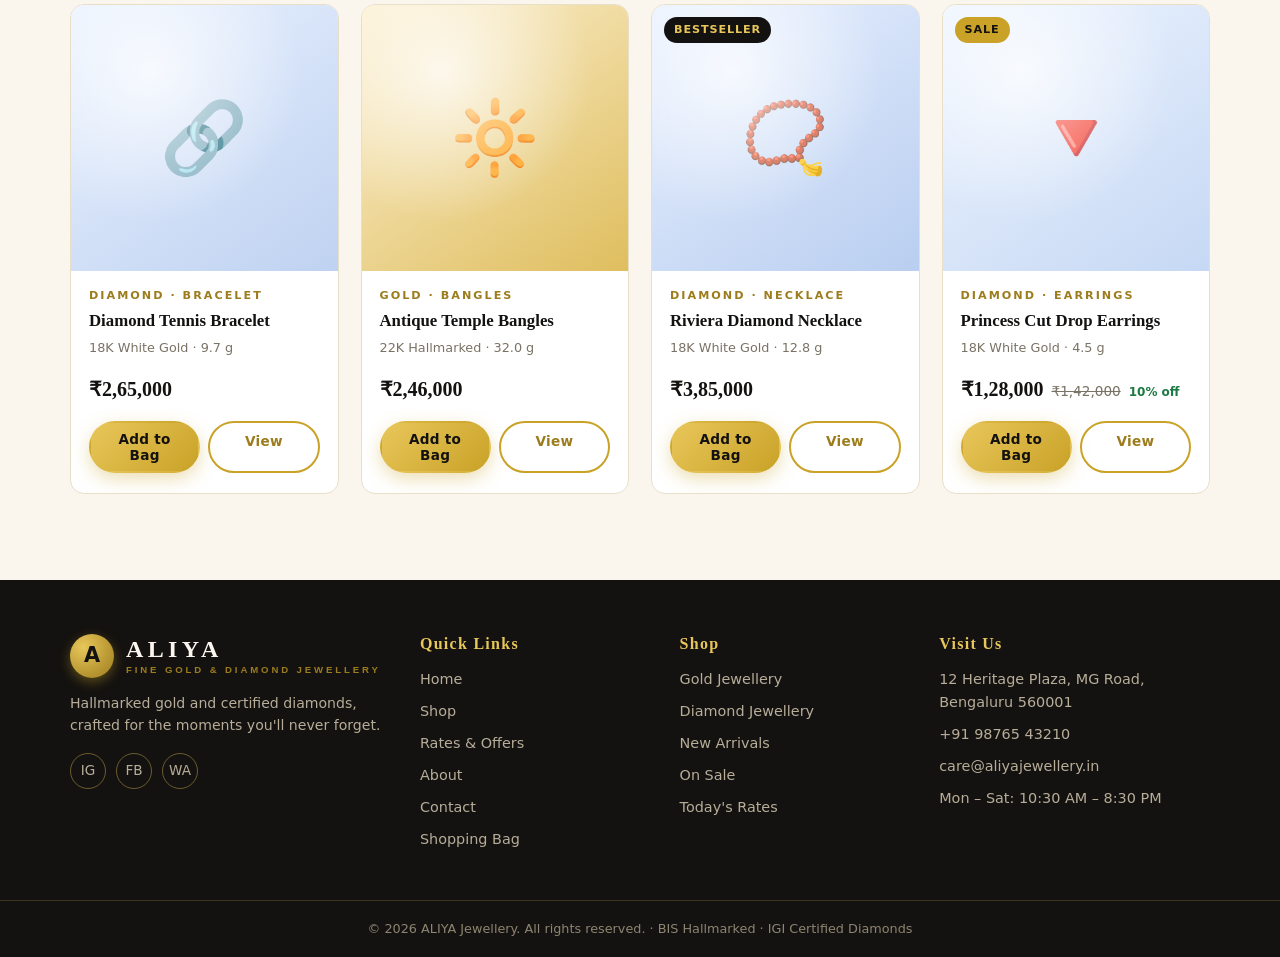
<file: shop.html>
<!DOCTYPE html>
<html lang="en">
<head>
  <meta charset="UTF-8" />
  <meta name="viewport" content="width=device-width, initial-scale=1" />
  <title>Shop — Aliya Jewellery</title>
  <meta name="description" content="Browse gold and diamond jewellery by Aliya — rings, necklaces, earrings, bracelets and more." />
  <link rel="stylesheet" href="css/style.css" />
</head>
<body data-page="shop">

  <div id="header"></div>

  <section class="page-banner">
    <div class="container">
      <div class="crumbs"><a href="index.html">Home</a> / Shop</div>
      <h1>The Collection</h1>
      <p>Filter by metal, category and price — every piece BIS hallmarked or IGI certified.</p>
    </div>
  </section>

  <section class="section">
    <div class="container">
      <div class="filters">
        <div class="chip-group" id="catChips">
          <button class="chip active" data-cat="all">All</button>
          <button class="chip" data-cat="gold">Gold</button>
          <button class="chip" data-cat="diamond">Diamond</button>
          <button class="chip" data-cat="Ring">Rings</button>
          <button class="chip" data-cat="Necklace">Necklaces</button>
          <button class="chip" data-cat="Earrings">Earrings</button>
          <button class="chip" data-cat="Bracelet">Bracelets</button>
        </div>
        <div class="chip-group">
          <select id="priceFilter" aria-label="Price range">
            <option value="all">Any price</option>
            <option value="0-50000">Under ₹50,000</option>
            <option value="50000-150000">₹50k – ₹1.5L</option>
            <option value="150000-999999999">Above ₹1.5L</option>
          </select>
          <select id="sortBy" aria-label="Sort">
            <option value="featured">Sort: Featured</option>
            <option value="price-asc">Price: Low → High</option>
            <option value="price-desc">Price: High → Low</option>
            <option value="discount">Biggest Discount</option>
          </select>
        </div>
      </div>

      <p class="result-count" id="resultCount"></p>
      <div class="product-grid" id="shopGrid"></div>
      <div class="empty-state card" id="shopEmpty" hidden>
        <div class="big">🔍</div>
        <h3>No pieces match those filters</h3>
        <p>Try widening your price range or choosing another category.</p>
        <button class="btn btn-gold" id="resetFilters">Reset Filters</button>
      </div>
    </div>
  </section>

  <div id="footer"></div>

  <script src="js/data.js"></script>
  <script src="js/main.js"></script>
  <script src="js/shop.js"></script>
</body>
</html>
</file>
<file: css/style.css>
/* ============ Aliya Jewellery — main stylesheet ============ */

:root {
  --gold: #c9a227;
  --gold-light: #e8c65a;
  --gold-dark: #9c7c1c;
  --ink: #141210;
  --ink-soft: #1e1b17;
  --ivory: #faf6ee;
  --ivory-dark: #f1ead9;
  --line: #e8dfc9;
  --text: #2b2620;
  --muted: #7a7265;
  --white: #ffffff;
  --danger: #b3261e;
  --success: #1e7a44;
  --shadow: 0 10px 30px rgba(20, 18, 16, 0.08);
  --shadow-lg: 0 18px 50px rgba(20, 18, 16, 0.16);
  --radius: 14px;
  --radius-sm: 8px;
  --maxw: 1140px;
}

* { box-sizing: border-box; }

html { scroll-behavior: smooth; }

body {
  margin: 0;
  font-family: "Segoe UI", system-ui, -apple-system, Arial, sans-serif;
  color: var(--text);
  background: var(--ivory);
  line-height: 1.6;
  font-size: 16px;
}

img { max-width: 100%; display: block; }

a { color: inherit; text-decoration: none; }

h1, h2, h3, h4 {
  font-family: Georgia, "Times New Roman", serif;
  color: var(--ink);
  line-height: 1.25;
  margin: 0 0 0.5em;
}

p { margin: 0 0 1em; }

.container {
  width: min(var(--maxw), 92%);
  margin-inline: auto;
}

/* ---------- Buttons ---------- */

.btn {
  display: inline-block;
  padding: 12px 26px;
  border-radius: 999px;
  border: 2px solid transparent;
  font-weight: 600;
  font-size: 0.95rem;
  cursor: pointer;
  transition: 0.22s ease;
  text-align: center;
  letter-spacing: 0.02em;
  background: none;
  font-family: inherit;
}

.btn-gold {
  background: linear-gradient(135deg, var(--gold-light), var(--gold));
  color: var(--ink);
  box-shadow: 0 6px 18px rgba(201, 162, 39, 0.35);
}

.btn-gold:hover { transform: translateY(-2px); box-shadow: 0 10px 24px rgba(201, 162, 39, 0.45); }

.btn-outline {
  border-color: var(--gold);
  color: var(--gold-dark);
}

.btn-outline:hover { background: var(--gold); color: var(--ink); }

.btn-dark {
  background: var(--ink);
  color: var(--ivory);
}

.btn-dark:hover { background: var(--ink-soft); transform: translateY(-2px); }

.btn-block { display: block; width: 100%; }

.btn-sm { padding: 8px 16px; font-size: 0.85rem; }

.btn:disabled { opacity: 0.5; cursor: not-allowed; transform: none; }

/* ---------- Rate ticker ---------- */

.ticker {
  background: var(--ink);
  color: var(--ivory);
  overflow: hidden;
  font-size: 0.82rem;
  letter-spacing: 0.04em;
  border-bottom: 1px solid rgba(201, 162, 39, 0.35);
}

.ticker-track {
  display: flex;
  gap: 48px;
  white-space: nowrap;
  padding: 8px 0;
  width: max-content;
  animation: tickerScroll 32s linear infinite;
}

.ticker-track span b { color: var(--gold-light); font-weight: 700; }

.ticker-track span::before { content: "◆ "; color: var(--gold); }

@keyframes tickerScroll {
  from { transform: translateX(0); }
  to { transform: translateX(-50%); }
}

/* ---------- Header / navigation ---------- */

.site-header {
  position: sticky;
  top: 0;
  z-index: 60;
  background: linear-gradient(180deg, #141210 0%, #1b1712 100%);
  border-bottom: 1px solid rgba(201, 162, 39, 0.45);
  box-shadow: 0 6px 22px rgba(0, 0, 0, 0.28);
  transition: box-shadow 0.3s ease;
}

.site-header.scrolled { box-shadow: 0 14px 36px rgba(0, 0, 0, 0.48); }

.header-inner {
  display: flex;
  align-items: center;
  justify-content: space-between;
  gap: 16px;
  padding: 11px 0;
  position: relative;
}

.logo {
  display: flex;
  align-items: center;
  gap: 12px;
}

.logo-mark {
  width: 44px;
  height: 44px;
  border-radius: 50%;
  background: radial-gradient(circle at 30% 30%, var(--gold-light), var(--gold-dark));
  color: var(--ink);
  display: grid;
  place-items: center;
  font-size: 1.3rem;
  font-weight: 700;
  box-shadow: 0 4px 12px rgba(201, 162, 39, 0.4);
}

.logo-text {
  font-family: Georgia, serif;
  font-size: 1.5rem;
  font-weight: 700;
  letter-spacing: 0.18em;
  color: var(--ivory);
  line-height: 1;
}

.logo-text small {
  display: block;
  font-family: "Segoe UI", sans-serif;
  font-size: 0.6rem;
  letter-spacing: 0.3em;
  color: var(--gold-dark);
  text-transform: uppercase;
  margin-top: 4px;
}

.main-nav ul {
  display: flex;
  align-items: center;
  gap: 4px;
  list-style: none;
  margin: 0;
  padding: 0;
}

.main-nav li { display: flex; align-items: center; }

.main-nav li + li::before {
  content: "◆";
  font-size: 0.5rem;
  color: var(--gold);
  opacity: 0.65;
  margin-right: 10px;
}

.main-nav a {
  display: block;
  position: relative;
  padding: 9px 13px;
  border-radius: 999px;
  font-size: 0.83rem;
  font-weight: 600;
  letter-spacing: 0.12em;
  text-transform: uppercase;
  color: #d9d0bd;
  transition: color 0.25s ease, background 0.25s ease, transform 0.25s ease;
}

.main-nav a::after {
  content: "";
  position: absolute;
  left: 50%;
  bottom: 3px;
  width: 0;
  height: 2px;
  transform: translateX(-50%);
  background: linear-gradient(90deg, transparent, var(--gold-light), transparent);
  transition: width 0.3s ease;
}

.main-nav a:hover { color: var(--gold-light); }
.main-nav a:hover::after { width: 76%; }

.main-nav a.active {
  background: linear-gradient(135deg, var(--gold-light), var(--gold));
  color: var(--ink);
  font-weight: 700;
  box-shadow: 0 4px 14px rgba(201, 162, 39, 0.4);
}

.main-nav a.active::after { display: none; }

.nav-cart {
  position: relative;
  background: linear-gradient(135deg, var(--gold-light), var(--gold));
  color: var(--ink) !important;
  font-weight: 700;
  margin-left: 8px;
  padding: 9px 17px !important;
  box-shadow: 0 5px 16px rgba(201, 162, 39, 0.35);
}

.nav-cart::after { display: none !important; }

.nav-cart:hover {
  transform: translateY(-2px);
  color: var(--ink) !important;
}

.cart-count {
  position: absolute;
  top: -7px;
  right: -5px;
  background: var(--ink);
  color: var(--gold-light);
  font-size: 0.7rem;
  font-weight: 700;
  min-width: 19px;
  height: 19px;
  padding: 0 5px;
  border-radius: 999px;
  display: grid;
  place-items: center;
  border: 2px solid var(--gold);
}

.nav-toggle {
  display: none;
  background: none;
  border: 1px solid rgba(201, 162, 39, 0.5);
  border-radius: var(--radius-sm);
  padding: 9px 11px;
  cursor: pointer;
}

.nav-toggle span {
  display: block;
  width: 22px;
  height: 2px;
  background: var(--gold-light);
  margin: 4px 0;
  transition: 0.25s;
}

/* ---------- Hero carousel ---------- */

.hero-carousel {
  position: relative;
  overflow: hidden;
  background: var(--ink);
}

.hero-carousel .slides { display: grid; }

.slide {
  grid-area: 1 / 1;
  position: relative;
  padding: 84px 0 76px;
  opacity: 0;
  visibility: hidden;
  transform: scale(1.05);
  transition: opacity 0.9s ease, transform 1.4s ease, visibility 0.9s;
  color: var(--ivory);
  overflow: hidden;
}

.slide.active {
  opacity: 1;
  visibility: visible;
  transform: scale(1);
}

.slide-gold {
  background:
    radial-gradient(1000px 420px at 85% -10%, rgba(201, 162, 39, 0.30), transparent 60%),
    radial-gradient(700px 380px at 0% 110%, rgba(201, 162, 39, 0.18), transparent 60%),
    linear-gradient(160deg, #141210 0%, #241f16 55%, #3a2f16 100%);
}

.slide-offer {
  background:
    radial-gradient(900px 430px at 88% 8%, rgba(232, 198, 90, 0.42), transparent 62%),
    radial-gradient(620px 340px at 4% 100%, rgba(201, 162, 39, 0.24), transparent 60%),
    linear-gradient(140deg, #17110a 0%, #3d3014 60%, #57430f 100%);
}

.slide-diamond {
  background:
    radial-gradient(1000px 420px at 88% -10%, rgba(140, 175, 255, 0.32), transparent 62%),
    radial-gradient(650px 360px at 0% 105%, rgba(90, 130, 220, 0.26), transparent 60%),
    linear-gradient(160deg, #0c101c 0%, #162033 55%, #22314e 100%);
}

.slide-content { position: relative; z-index: 2; }

.slide-art {
  position: absolute;
  right: 7%;
  top: 50%;
  transform: translateY(-50%);
  font-size: clamp(9rem, 17vw, 15rem);
  line-height: 1;
  opacity: 0.16;
  pointer-events: none;
  z-index: 1;
  filter: drop-shadow(0 0 50px rgba(232, 198, 90, 0.45));
}

.slide-diamond .slide-art { filter: drop-shadow(0 0 50px rgba(140, 175, 255, 0.5)); }

.slide.active .slide-art { animation: slideFloat 5.5s ease-in-out infinite alternate; }

@keyframes slideFloat {
  from { transform: translateY(-56%); }
  to { transform: translateY(-44%); }
}

.eyebrow {
  display: inline-block;
  font-size: 0.75rem;
  letter-spacing: 0.32em;
  text-transform: uppercase;
  color: var(--gold-light);
  border: 1px solid rgba(232, 198, 90, 0.5);
  padding: 6px 16px;
  border-radius: 999px;
  margin-bottom: 18px;
}

.slide h1 {
  font-family: Georgia, serif;
  font-size: clamp(2.2rem, 5vw, 3.6rem);
  color: var(--ivory);
  margin-bottom: 18px;
  max-width: 17ch;
}

.slide h1 em { color: var(--gold-light); font-style: normal; }

.slide-diamond h1 em { color: #a8c4ff; }

.slide p { color: #cfc6b4; font-size: 1.06rem; max-width: 52ch; }

.hero-actions { display: flex; gap: 14px; flex-wrap: wrap; margin-top: 26px; }

.hero-stats {
  display: flex;
  gap: 34px;
  margin-top: 40px;
  flex-wrap: wrap;
}

.hero-stats b {
  display: block;
  font-family: Georgia, serif;
  font-size: 1.7rem;
  color: var(--gold-light);
}

.hero-stats span { font-size: 0.82rem; color: #b7ad99; letter-spacing: 0.06em; }

.carousel-btn {
  position: absolute;
  top: 50%;
  transform: translateY(-50%);
  z-index: 5;
  width: 48px;
  height: 48px;
  border-radius: 50%;
  border: 1px solid rgba(232, 198, 90, 0.55);
  background: rgba(20, 18, 16, 0.55);
  backdrop-filter: blur(4px);
  color: var(--gold-light);
  font-size: 1.6rem;
  line-height: 1;
  cursor: pointer;
  display: grid;
  place-items: center;
  transition: 0.25s;
}

.carousel-btn:hover {
  background: var(--gold);
  border-color: var(--gold);
  color: var(--ink);
  transform: translateY(-50%) scale(1.08);
}

.carousel-btn.prev { left: 18px; }
.carousel-btn.next { right: 18px; }

.carousel-dots {
  position: absolute;
  bottom: 26px;
  left: 50%;
  transform: translateX(-50%);
  display: flex;
  gap: 10px;
  z-index: 5;
}

.carousel-dots button {
  width: 10px;
  height: 10px;
  padding: 0;
  border: none;
  border-radius: 999px;
  background: rgba(250, 246, 238, 0.35);
  cursor: pointer;
  transition: 0.3s;
}

.carousel-dots button:hover { background: rgba(250, 246, 238, 0.7); }

.carousel-dots button.active {
  width: 34px;
  background: linear-gradient(90deg, var(--gold-light), var(--gold));
}

/* ---------- Sections ---------- */

.section { padding: 66px 0; }

.section-alt { background: var(--white); border-block: 1px solid var(--line); }

.section-head { text-align: center; max-width: 640px; margin: 0 auto 40px; }

.section-head .kicker {
  font-size: 0.74rem;
  letter-spacing: 0.3em;
  text-transform: uppercase;
  color: var(--gold-dark);
  font-weight: 700;
}

.section-head h2 { font-size: clamp(1.6rem, 3.5vw, 2.3rem); }

.section-head p { color: var(--muted); }

/* ---------- Rate cards ---------- */

.rate-grid {
  display: grid;
  grid-template-columns: repeat(auto-fit, minmax(210px, 1fr));
  gap: 18px;
}

.rate-card {
  background: var(--white);
  border: 1px solid var(--line);
  border-radius: var(--radius);
  padding: 22px;
  text-align: center;
  box-shadow: var(--shadow);
  transition: 0.25s;
}

.rate-card:hover { transform: translateY(-4px); border-color: var(--gold); }

.rate-card .r-icon { font-size: 1.7rem; }

.rate-card h3 { font-size: 1rem; margin: 8px 0 4px; }

.rate-card .price {
  font-family: Georgia, serif;
  font-size: 1.75rem;
  color: var(--gold-dark);
}

.rate-card .per { font-size: 0.78rem; color: var(--muted); }

.rate-card.diamond .price { color: #4b6cb7; }

.rate-note {
  margin-top: 22px;
  font-size: 0.82rem;
  color: var(--muted);
  text-align: center;
  background: var(--ivory-dark);
  border-radius: var(--radius-sm);
  padding: 12px 18px;
  border-left: 3px solid var(--gold);
}

/* ---------- Offers ---------- */

.offer-grid {
  display: grid;
  grid-template-columns: repeat(auto-fit, minmax(280px, 1fr));
  gap: 20px;
}

.offer-card {
  background: linear-gradient(140deg, #fffdf7, #f7edd4);
  border: 1px solid var(--gold);
  border-radius: var(--radius);
  padding: 24px;
  position: relative;
  overflow: hidden;
}

.offer-card::before {
  content: "%";
  position: absolute;
  right: -14px;
  top: -34px;
  font-size: 7rem;
  font-family: Georgia, serif;
  color: rgba(201, 162, 39, 0.14);
}

.offer-tag {
  display: inline-block;
  background: var(--ink);
  color: var(--gold-light);
  font-size: 0.7rem;
  font-weight: 700;
  letter-spacing: 0.14em;
  text-transform: uppercase;
  padding: 4px 12px;
  border-radius: 999px;
  margin-bottom: 12px;
}

.offer-card h3 { font-size: 1.22rem; position: relative; }

.offer-card p { font-size: 0.9rem; color: var(--muted); min-height: 44px; }

.code-box {
  display: flex;
  gap: 8px;
  margin-top: 14px;
}

.code-box code {
  flex: 1;
  background: var(--white);
  border: 1px dashed var(--gold-dark);
  border-radius: var(--radius-sm);
  padding: 10px 14px;
  font-weight: 700;
  letter-spacing: 0.14em;
  color: var(--ink);
  text-align: center;
}

.code-box .btn { flex-shrink: 0; }

/* ---------- Product cards ---------- */

.product-grid {
  display: grid;
  grid-template-columns: repeat(auto-fill, minmax(240px, 1fr));
  gap: 22px;
}

.product-card {
  background: var(--white);
  border: 1px solid var(--line);
  border-radius: var(--radius);
  overflow: hidden;
  display: flex;
  flex-direction: column;
  transition: 0.25s;
  position: relative;
}

.product-card:hover { transform: translateY(-6px); box-shadow: var(--shadow-lg); border-color: var(--gold); }

.p-badge {
  position: absolute;
  top: 12px;
  left: 12px;
  z-index: 2;
  background: var(--gold);
  color: var(--ink);
  font-size: 0.7rem;
  font-weight: 700;
  letter-spacing: 0.08em;
  text-transform: uppercase;
  padding: 4px 10px;
  border-radius: 999px;
}

.p-badge.dark { background: var(--ink); color: var(--gold-light); }

.p-img {
  aspect-ratio: 1 / 1;
  background: linear-gradient(145deg, #fdfaf2, #f0e6d0);
  display: grid;
  place-items: center;
  font-size: 4.4rem;
  position: relative;
}

.p-img::after {
  content: "";
  position: absolute;
  inset: 0;
  background: radial-gradient(circle at 30% 25%, rgba(255,255,255,0.75), transparent 55%);
}

.p-body { padding: 16px 18px 20px; display: flex; flex-direction: column; gap: 6px; flex: 1; }

.p-cat { font-size: 0.7rem; letter-spacing: 0.18em; text-transform: uppercase; color: var(--gold-dark); font-weight: 700; }

.p-title { font-size: 1.05rem; margin: 0; }

.p-meta { font-size: 0.8rem; color: var(--muted); }

.p-price { margin-top: auto; padding-top: 8px; display: flex; align-items: baseline; gap: 8px; flex-wrap: wrap; }

.p-price .now { font-family: Georgia, serif; font-size: 1.25rem; color: var(--ink); font-weight: 700; }

.p-price .was { font-size: 0.85rem; color: var(--muted); text-decoration: line-through; }

.p-price .off { font-size: 0.75rem; color: var(--success); font-weight: 700; }

.p-actions { display: flex; gap: 8px; margin-top: 10px; }

.p-actions .btn { flex: 1; }

/* ---------- Featured product carousel ---------- */

.product-carousel { position: relative; }

.pc-viewport { overflow: hidden; }

.pc-track {
  display: flex;
  gap: 22px;
  overflow-x: auto;
  scroll-snap-type: x mandatory;
  scroll-behavior: smooth;
  scrollbar-width: none;
  -webkit-overflow-scrolling: touch;
  padding-bottom: 4px;
}

.pc-track::-webkit-scrollbar { display: none; }

.pc-track .product-card {
  flex: 0 0 262px;
  scroll-snap-align: start;
}

.pc-arrow {
  position: absolute;
  top: 130px;
  transform: translateY(-50%);
  z-index: 5;
  width: 46px;
  height: 46px;
  border-radius: 50%;
  border: 1px solid var(--gold);
  background: var(--ink);
  color: var(--gold-light);
  font-size: 1.5rem;
  line-height: 1;
  cursor: pointer;
  display: grid;
  place-items: center;
  box-shadow: var(--shadow);
  transition: 0.25s;
}

.pc-arrow:hover {
  background: var(--gold);
  color: var(--ink);
  transform: translateY(-50%) scale(1.1);
}

.pc-arrow.prev { left: -16px; }
.pc-arrow.next { right: -16px; }

@media (max-width: 760px) {
  .pc-arrow.prev { left: -4px; }
  .pc-arrow.next { right: -4px; }
  .pc-track .product-card { flex-basis: 74%; }
}

/* ---------- Shop filters ---------- */

.filters {
  display: flex;
  flex-wrap: wrap;
  gap: 12px;
  align-items: center;
  justify-content: space-between;
  background: var(--white);
  border: 1px solid var(--line);
  border-radius: var(--radius);
  padding: 14px 18px;
  margin-bottom: 26px;
  box-shadow: var(--shadow);
}

.chip-group { display: flex; gap: 8px; flex-wrap: wrap; }

.chip {
  padding: 8px 18px;
  border-radius: 999px;
  border: 1px solid var(--line);
  background: var(--ivory);
  font-size: 0.88rem;
  font-weight: 600;
  cursor: pointer;
  transition: 0.2s;
  font-family: inherit;
}

.chip:hover { border-color: var(--gold); color: var(--gold-dark); }

.chip.active { background: var(--ink); color: var(--gold-light); border-color: var(--ink); }

select, input[type="text"], input[type="email"], input[type="tel"], input[type="search"], textarea {
  font-family: inherit;
  font-size: 0.93rem;
  padding: 10px 14px;
  border: 1px solid var(--line);
  border-radius: var(--radius-sm);
  background: var(--white);
  color: var(--text);
  width: 100%;
}

select:focus, input:focus, textarea:focus {
  outline: none;
  border-color: var(--gold);
  box-shadow: 0 0 0 3px rgba(201, 162, 39, 0.18);
}

.result-count { font-size: 0.88rem; color: var(--muted); margin-bottom: 16px; }

/* ---------- Page banner (inner pages) ---------- */

.page-banner {
  background: linear-gradient(140deg, var(--ink), #33291a);
  color: var(--ivory);
  padding: 52px 0;
  text-align: center;
}

.page-banner h1 { color: var(--ivory); font-size: clamp(1.8rem, 4vw, 2.6rem); margin-bottom: 8px; }

.page-banner p { color: #c9c0ad; margin: 0; }

.crumbs { font-size: 0.82rem; color: #b7ad99; margin-bottom: 12px; }
.crumbs a { color: var(--gold-light); }

/* ---------- Product detail ---------- */

.detail-wrap {
  display: grid;
  grid-template-columns: 1fr 1fr;
  gap: 42px;
  align-items: start;
}

.detail-gallery {
  background: linear-gradient(145deg, #fdfaf2, #f0e6d0);
  border: 1px solid var(--line);
  border-radius: var(--radius);
  display: grid;
  place-items: center;
  font-size: 9rem;
  aspect-ratio: 1 / 1;
  position: sticky;
  top: 96px;
  box-shadow: var(--shadow);
}

.detail-info h1 { font-size: clamp(1.5rem, 3vw, 2.1rem); }

.detail-info .p-cat { margin-bottom: 6px; display: block; }

.detail-price {
  display: flex;
  align-items: baseline;
  gap: 12px;
  margin: 14px 0;
  flex-wrap: wrap;
}

.detail-price .now { font-family: Georgia, serif; font-size: 2rem; color: var(--ink); font-weight: 700; }
.detail-price .was { color: var(--muted); text-decoration: line-through; }
.detail-price .off { background: #e5f4ea; color: var(--success); font-size: 0.8rem; font-weight: 700; padding: 4px 10px; border-radius: 999px; }

.spec-list { list-style: none; padding: 0; margin: 18px 0; border-top: 1px solid var(--line); }

.spec-list li {
  display: flex;
  justify-content: space-between;
  gap: 12px;
  padding: 11px 0;
  border-bottom: 1px solid var(--line);
  font-size: 0.93rem;
}

.spec-list li span:first-child { color: var(--muted); }
.spec-list li span:last-child { font-weight: 600; text-align: right; }

.buy-row { display: flex; gap: 12px; flex-wrap: wrap; align-items: center; margin-top: 20px; }

.qty-box {
  display: inline-flex;
  align-items: center;
  border: 1px solid var(--line);
  border-radius: 999px;
  overflow: hidden;
  background: var(--white);
}

.qty-box button {
  border: none;
  background: none;
  width: 40px;
  height: 44px;
  font-size: 1.15rem;
  cursor: pointer;
  color: var(--ink);
}

.qty-box button:hover { background: var(--ivory-dark); }

.qty-box input {
  width: 46px;
  border: none;
  text-align: center;
  font-weight: 700;
  padding: 0;
  background: none;
}

.trust-row {
  display: flex;
  gap: 18px;
  flex-wrap: wrap;
  margin-top: 26px;
  padding-top: 20px;
  border-top: 1px solid var(--line);
  font-size: 0.82rem;
  color: var(--muted);
}

.trust-row span::before { content: "✓ "; color: var(--success); font-weight: 700; }

/* ---------- Cart ---------- */

.cart-layout {
  display: grid;
  grid-template-columns: 1.6fr 1fr;
  gap: 28px;
  align-items: start;
}

.card {
  background: var(--white);
  border: 1px solid var(--line);
  border-radius: var(--radius);
  padding: 24px;
  box-shadow: var(--shadow);
}

.card h2 { font-size: 1.25rem; margin-bottom: 16px; }

.cart-item {
  display: grid;
  grid-template-columns: 84px 1fr auto auto;
  gap: 16px;
  align-items: center;
  padding: 14px 0;
  border-bottom: 1px solid var(--line);
}

.cart-item:last-child { border-bottom: none; }

.cart-thumb {
  width: 84px;
  height: 84px;
  border-radius: var(--radius-sm);
  background: linear-gradient(145deg, #fdfaf2, #f0e6d0);
  display: grid;
  place-items: center;
  font-size: 2.3rem;
}

.cart-item h3 { font-size: 1rem; margin: 0 0 4px; }

.cart-item .ci-meta { font-size: 0.8rem; color: var(--muted); }

.ci-price { font-family: Georgia, serif; font-weight: 700; font-size: 1.05rem; white-space: nowrap; }

.ci-remove {
  background: none;
  border: none;
  color: var(--danger);
  font-size: 0.8rem;
  cursor: pointer;
  font-family: inherit;
  padding: 4px;
  text-decoration: underline;
}

.summary-row {
  display: flex;
  justify-content: space-between;
  padding: 9px 0;
  font-size: 0.95rem;
}

.summary-row.total {
  border-top: 2px solid var(--ink);
  margin-top: 8px;
  padding-top: 14px;
  font-family: Georgia, serif;
  font-size: 1.3rem;
  font-weight: 700;
}

.summary-row .save { color: var(--success); font-weight: 600; }

.coupon-form { display: flex; gap: 8px; margin: 14px 0; }

.coupon-form input { text-transform: uppercase; letter-spacing: 0.1em; font-weight: 600; }

.empty-state {
  text-align: center;
  padding: 56px 20px;
}

.empty-state .big { font-size: 3.4rem; margin-bottom: 10px; }

.empty-state h3 { margin-bottom: 6px; }

.empty-state p { color: var(--muted); margin-bottom: 20px; }

/* ---------- Checkout ---------- */

.checkout-layout {
  display: grid;
  grid-template-columns: 1.5fr 1fr;
  gap: 28px;
  align-items: start;
}

.form-grid { display: grid; grid-template-columns: 1fr 1fr; gap: 16px; }

.form-grid .full { grid-column: 1 / -1; }

label {
  display: block;
  font-size: 0.83rem;
  font-weight: 600;
  margin-bottom: 6px;
  color: var(--ink);
}

label .req { color: var(--danger); }

.form-note { font-size: 0.8rem; color: var(--muted); margin-top: 12px; }

.order-success { text-align: center; padding: 40px 24px; }

.order-success .tick {
  width: 74px;
  height: 74px;
  margin: 0 auto 16px;
  border-radius: 50%;
  background: #e5f4ea;
  color: var(--success);
  display: grid;
  place-items: center;
  font-size: 2.2rem;
}

.order-id {
  display: inline-block;
  background: var(--ivory-dark);
  border: 1px dashed var(--gold-dark);
  padding: 8px 20px;
  border-radius: var(--radius-sm);
  font-weight: 700;
  letter-spacing: 0.1em;
  margin: 10px 0 18px;
}

/* ---------- Rates page ---------- */

.rates-table { width: 100%; border-collapse: collapse; }

.rates-table th, .rates-table td {
  padding: 13px 16px;
  border-bottom: 1px solid var(--line);
  text-align: left;
  font-size: 0.95rem;
}

.rates-table th {
  background: var(--ink);
  color: var(--gold-light);
  font-family: Georgia, serif;
  letter-spacing: 0.05em;
  border-bottom: none;
}

.rates-table tr:last-child td { border-bottom: none; }

.rates-table td:last-child { font-weight: 700; color: var(--gold-dark); font-family: Georgia, serif; font-size: 1.05rem; }

.rate-updated {
  display: inline-flex;
  gap: 8px;
  align-items: center;
  background: var(--ivory-dark);
  border-radius: 999px;
  padding: 7px 16px;
  font-size: 0.83rem;
  color: var(--muted);
  margin-bottom: 22px;
}

.rate-updated::before { content: "●"; color: var(--success); font-size: 0.7rem; }

/* ---------- About / contact ---------- */

.prose { max-width: 760px; }

.prose h2 { margin-top: 34px; }

.values-grid {
  display: grid;
  grid-template-columns: repeat(auto-fit, minmax(220px, 1fr));
  gap: 20px;
  margin-top: 34px;
}

.value-card {
  background: var(--white);
  border: 1px solid var(--line);
  border-radius: var(--radius);
  padding: 24px;
  text-align: center;
}

.value-card .v-icon { font-size: 2rem; }

.value-card h3 { font-size: 1.05rem; margin: 10px 0 6px; }

.value-card p { font-size: 0.88rem; color: var(--muted); margin: 0; }

.contact-layout {
  display: grid;
  grid-template-columns: 1fr 1.3fr;
  gap: 28px;
  align-items: start;
}

.info-list { list-style: none; padding: 0; margin: 0; }

.info-list li {
  display: flex;
  gap: 14px;
  padding: 14px 0;
  border-bottom: 1px solid var(--line);
  font-size: 0.95rem;
}

.info-list li:last-child { border-bottom: none; }

.info-list .ic {
  width: 40px;
  height: 40px;
  flex-shrink: 0;
  border-radius: 50%;
  background: var(--ivory-dark);
  display: grid;
  place-items: center;
  font-size: 1.1rem;
}

.info-list b { display: block; color: var(--ink); }
.info-list span { color: var(--muted); font-size: 0.88rem; }

.toast {
  position: fixed;
  bottom: 26px;
  left: 50%;
  transform: translate(-50%, 140%);
  background: var(--ink);
  color: var(--ivory);
  padding: 13px 26px;
  border-radius: 999px;
  font-size: 0.9rem;
  box-shadow: var(--shadow-lg);
  z-index: 200;
  transition: transform 0.35s ease;
  border: 1px solid var(--gold);
}

.toast.show { transform: translate(-50%, 0); }

/* ---------- CTA band ---------- */

.cta-band {
  background: linear-gradient(135deg, var(--gold-dark), var(--gold));
  color: var(--ink);
  text-align: center;
  padding: 54px 0;
}

.cta-band h2 { color: var(--ink); font-size: clamp(1.5rem, 3vw, 2.1rem); }

.cta-band p { max-width: 560px; margin: 0 auto 22px; color: #3d3413; }

/* ---------- Footer ---------- */

.site-footer {
  background: var(--ink);
  color: #b7ad99;
  padding: 54px 0 0;
  margin-top: 20px;
  font-size: 0.9rem;
}

.footer-grid {
  display: grid;
  grid-template-columns: 1.4fr 1fr 1fr 1.2fr;
  gap: 34px;
  padding-bottom: 40px;
}

.footer-grid h4 {
  color: var(--gold-light);
  font-size: 1rem;
  letter-spacing: 0.08em;
  margin-bottom: 14px;
}

.footer-grid a:hover { color: var(--gold-light); }

.footer-grid p { font-size: 0.88rem; }

.footer-links { list-style: none; padding: 0; margin: 0; }

.footer-links li { margin-bottom: 9px; }

.footer-brand .logo-text { color: var(--ivory); }

.socials { display: flex; gap: 10px; margin-top: 16px; }

.socials a {
  width: 36px;
  height: 36px;
  border-radius: 50%;
  border: 1px solid rgba(232, 198, 90, 0.4);
  display: grid;
  place-items: center;
  font-size: 0.85rem;
  transition: 0.2s;
}

.socials a:hover { background: var(--gold); color: var(--ink); }

.footer-bottom {
  border-top: 1px solid rgba(232, 198, 90, 0.2);
  padding: 18px 0;
  text-align: center;
  font-size: 0.8rem;
  color: #8d8471;
}

/* ---------- Responsive ---------- */

@media (max-width: 980px) {
  .detail-wrap, .cart-layout, .checkout-layout, .contact-layout {
    grid-template-columns: 1fr;
  }
  .detail-gallery { position: static; font-size: 6.5rem; }
  .footer-grid { grid-template-columns: 1fr 1fr; }
}

@media (max-width: 760px) {
  .nav-toggle { display: block; }

  .main-nav {
    position: absolute;
    top: 100%;
    left: 0;
    right: 0;
    background: #141210;
    border-bottom: 1px solid rgba(201, 162, 39, 0.45);
    box-shadow: 0 20px 44px rgba(0, 0, 0, 0.55);
    display: none;
    padding: 12px;
  }

  .main-nav.open { display: block; }

  .main-nav ul { flex-direction: column;
    align-items: stretch;
    gap: 4px;
  }

  .main-nav li { display: block; }

  .main-nav li + li::before { display: none; }

  .main-nav a {
    padding: 13px 16px;
    letter-spacing: 0.1em;
    border-radius: var(--radius-sm);
  }

  .nav-cart {
    margin: 10px 0 0;
    display: block;
    text-align: center;
  }

  .slide { padding: 56px 0 64px; }
  .slide-art { opacity: 0.08; right: -10%; }
  .slide h1 { max-width: none; }
  .slide p { font-size: 0.98rem; }
  .carousel-btn { width: 40px; height: 40px; font-size: 1.3rem; }
  .carousel-btn.prev { left: 8px; }
  .carousel-btn.next { right: 8px; }
  .carousel-dots { bottom: 16px; }
  .hero-stats { gap: 22px; margin-top: 28px; }

  .section { padding: 46px 0; }
  .form-grid { grid-template-columns: 1fr; }
  .cart-item { grid-template-columns: 64px 1fr; grid-auto-rows: auto; }
  .cart-thumb { width: 64px; height: 64px; font-size: 1.8rem; }
  .ci-price, .cart-item .qty-box { grid-column: 2; justify-self: start; }
  .footer-grid { grid-template-columns: 1fr; }
  .logo-text { font-size: 1.25rem; }
  .logo-text small { letter-spacing: 0.2em; }
}

@media (prefers-reduced-motion: reduce) {
  .slide { transition: opacity 0.3s ease; transform: none !important; }
  .slide.active .slide-art { animation: none; }
  .pc-track { scroll-behavior: auto; }
  .ticker-track { animation: none; }
}
</file>
